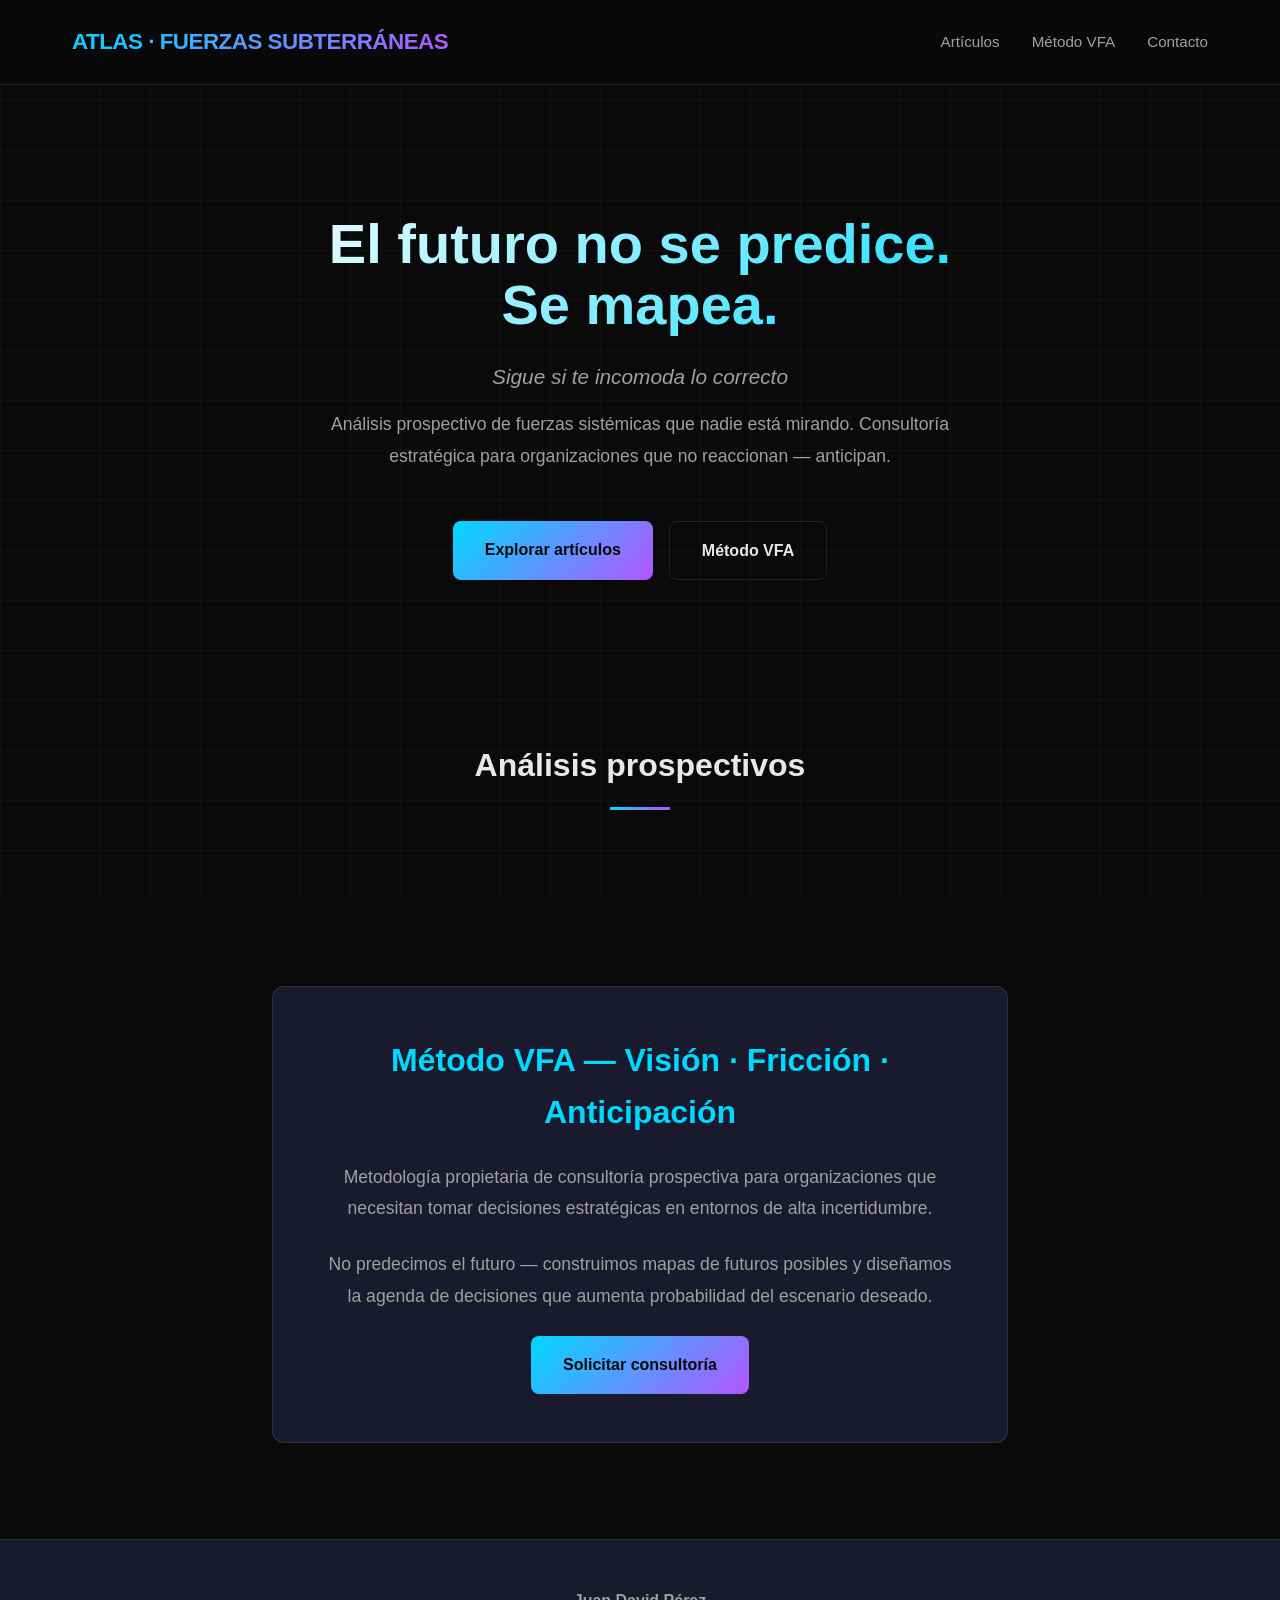
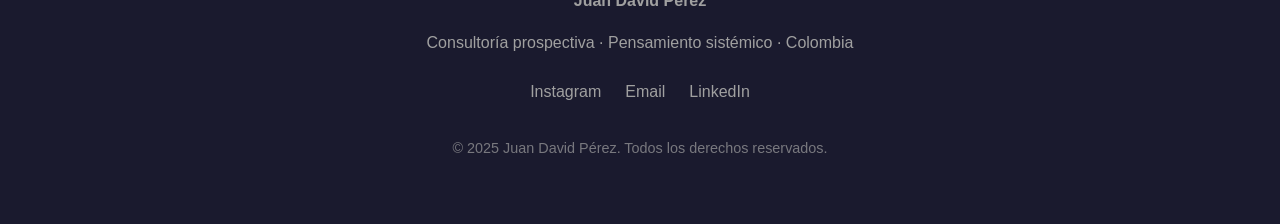
<file: index.html>
<!DOCTYPE html>
<html lang="es">
<head>
    <meta charset="UTF-8">
    <meta name="viewport" content="width=device-width, initial-scale=1.0">
    <title>Juan David Pérez — Atlas de Fuerzas Subterráneas</title>
    <meta name="description" content="Consultoría prospectiva, pensamiento sistémico y análisis de escenarios 2030-2050">
    <link rel="stylesheet" href="style.css">
</head>
<body>
    <header>
        <nav>
            <div class="logo">ATLAS · FUERZAS SUBTERRÁNEAS</div>
            <ul class="nav-links">
                <li><a href="#articulos">Artículos</a></li>
                <li><a href="#metodo-vfa">Método VFA</a></li>
                <li><a href="#contacto">Contacto</a></li>
            </ul>
        </nav>
    </header>

    <main>
        <section class="hero">
            <h1>El futuro no se predice.<br>Se mapea.</h1>
            <p class="tagline">Sigue si te incomoda lo correcto</p>
            <p class="description">
                Análisis prospectivo de fuerzas sistémicas que nadie está mirando. 
                Consultoría estratégica para organizaciones que no reaccionan — anticipan.
            </p>
            <div class="cta-buttons">
                <a href="#articulos" class="btn btn-primary">Explorar artículos</a>
                <a href="#metodo-vfa" class="btn btn-secondary">Método VFA</a>
            </div>
        </section>

        <section class="articles" id="articulos">
            <h2 class="section-title">Análisis prospectivos</h2>
            <div id="articles-container" class="articles-grid">
                <!-- Los artículos se cargan desde articles.js -->
            </div>
        </section>

        <section class="vfa-section" id="metodo-vfa">
            <div class="vfa-content">
                <h2>Método VFA — Visión · Fricción · Anticipación</h2>
                <p>
                    Metodología propietaria de consultoría prospectiva para organizaciones que necesitan 
                    tomar decisiones estratégicas en entornos de alta incertidumbre.
                </p>
                <p>
                    No predecimos el futuro — construimos mapas de futuros posibles y diseñamos 
                    la agenda de decisiones que aumenta probabilidad del escenario deseado.
                </p>
                <a href="mailto:contacto@tudominio.com" class="btn btn-primary">Solicitar consultoría</a>
            </div>
        </section>
    </main>

    <footer id="contacto">
        <div class="footer-content">
            <p><strong>Juan David Pérez</strong></p>
            <p>Consultoría prospectiva · Pensamiento sistémico · Colombia</p>
            <div class="social-links">
                <a href="https://instagram.com/wildcards.atlas" target="_blank">Instagram</a>
                <a href="mailto:contacto@tudominio.com">Email</a>
                <a href="#" target="_blank">LinkedIn</a>
            </div>
            <p style="margin-top: 2rem; font-size: 0.9rem; opacity: 0.7;">
                © 2025 Juan David Pérez. Todos los derechos reservados.
            </p>
        </div>
    </footer>

    <script src="articles.js"></script>
    <script src="main.js"></script>
</body>
</html>
</file>
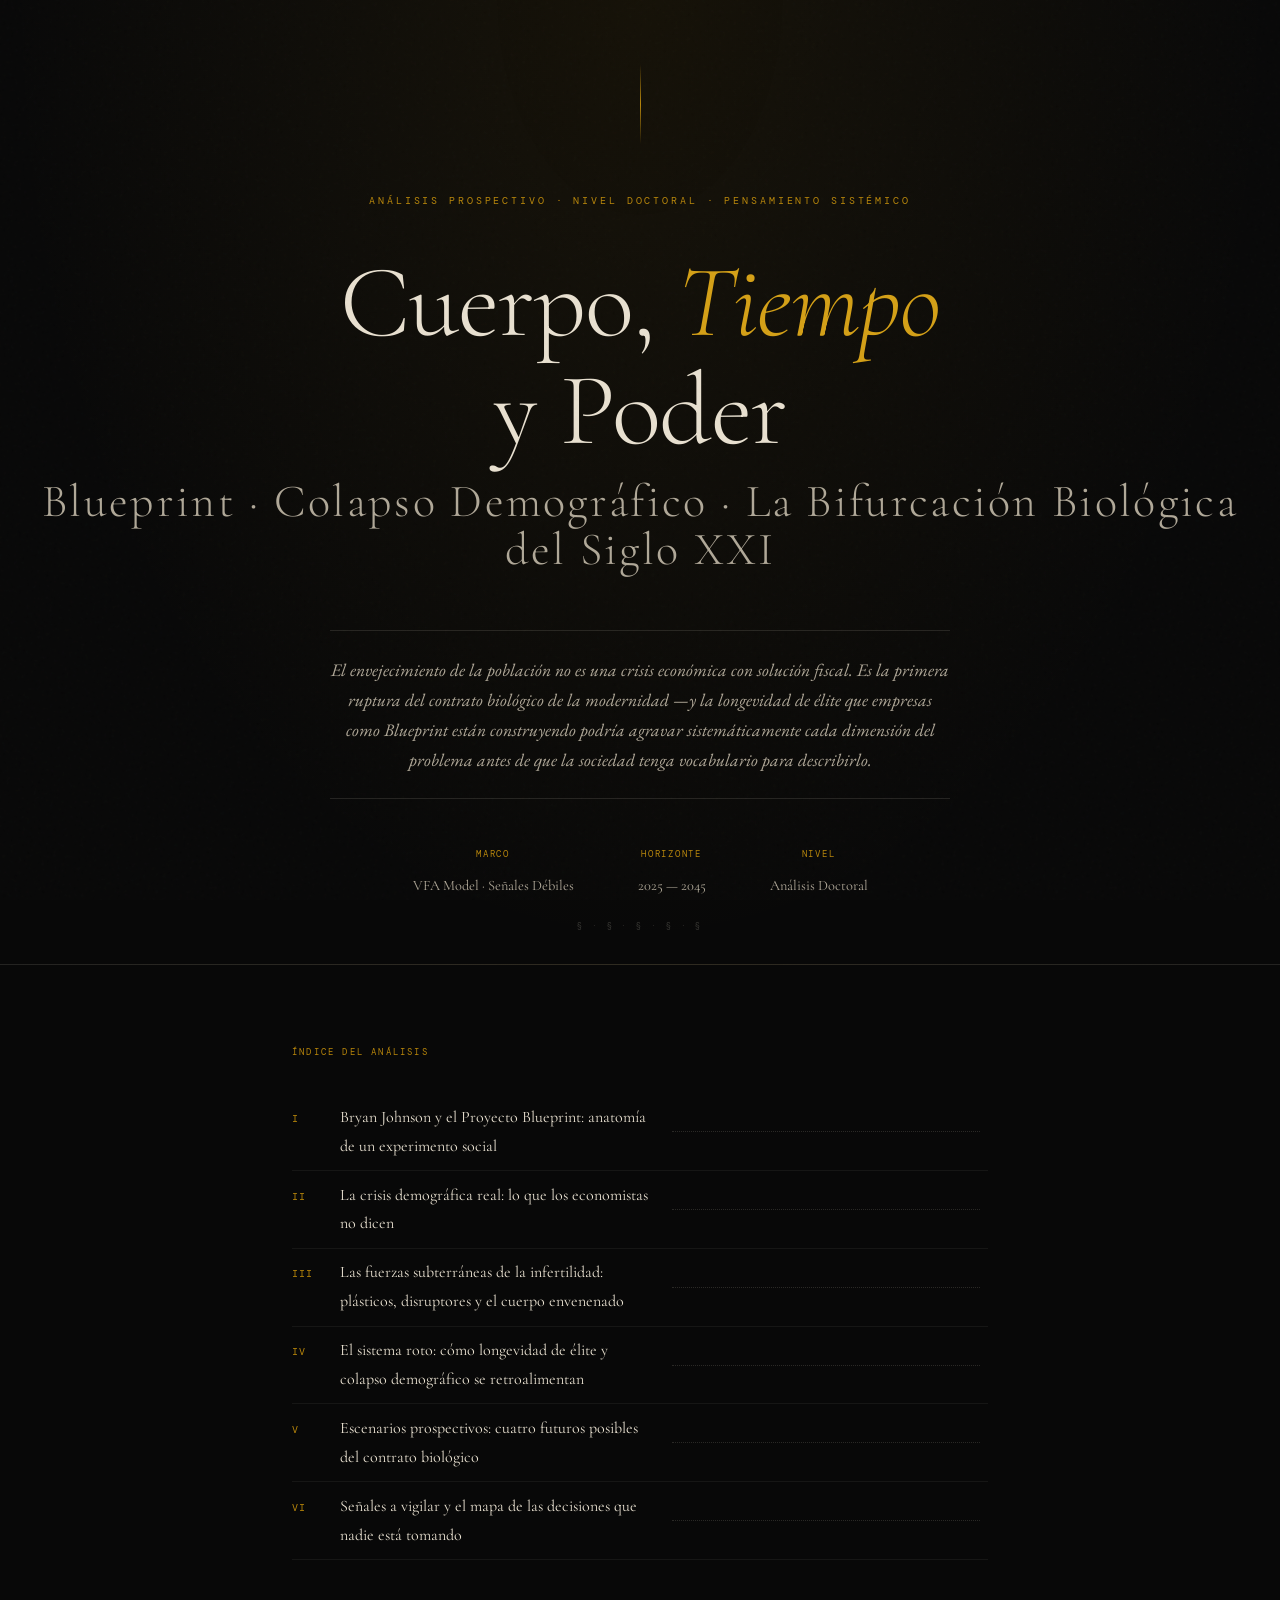
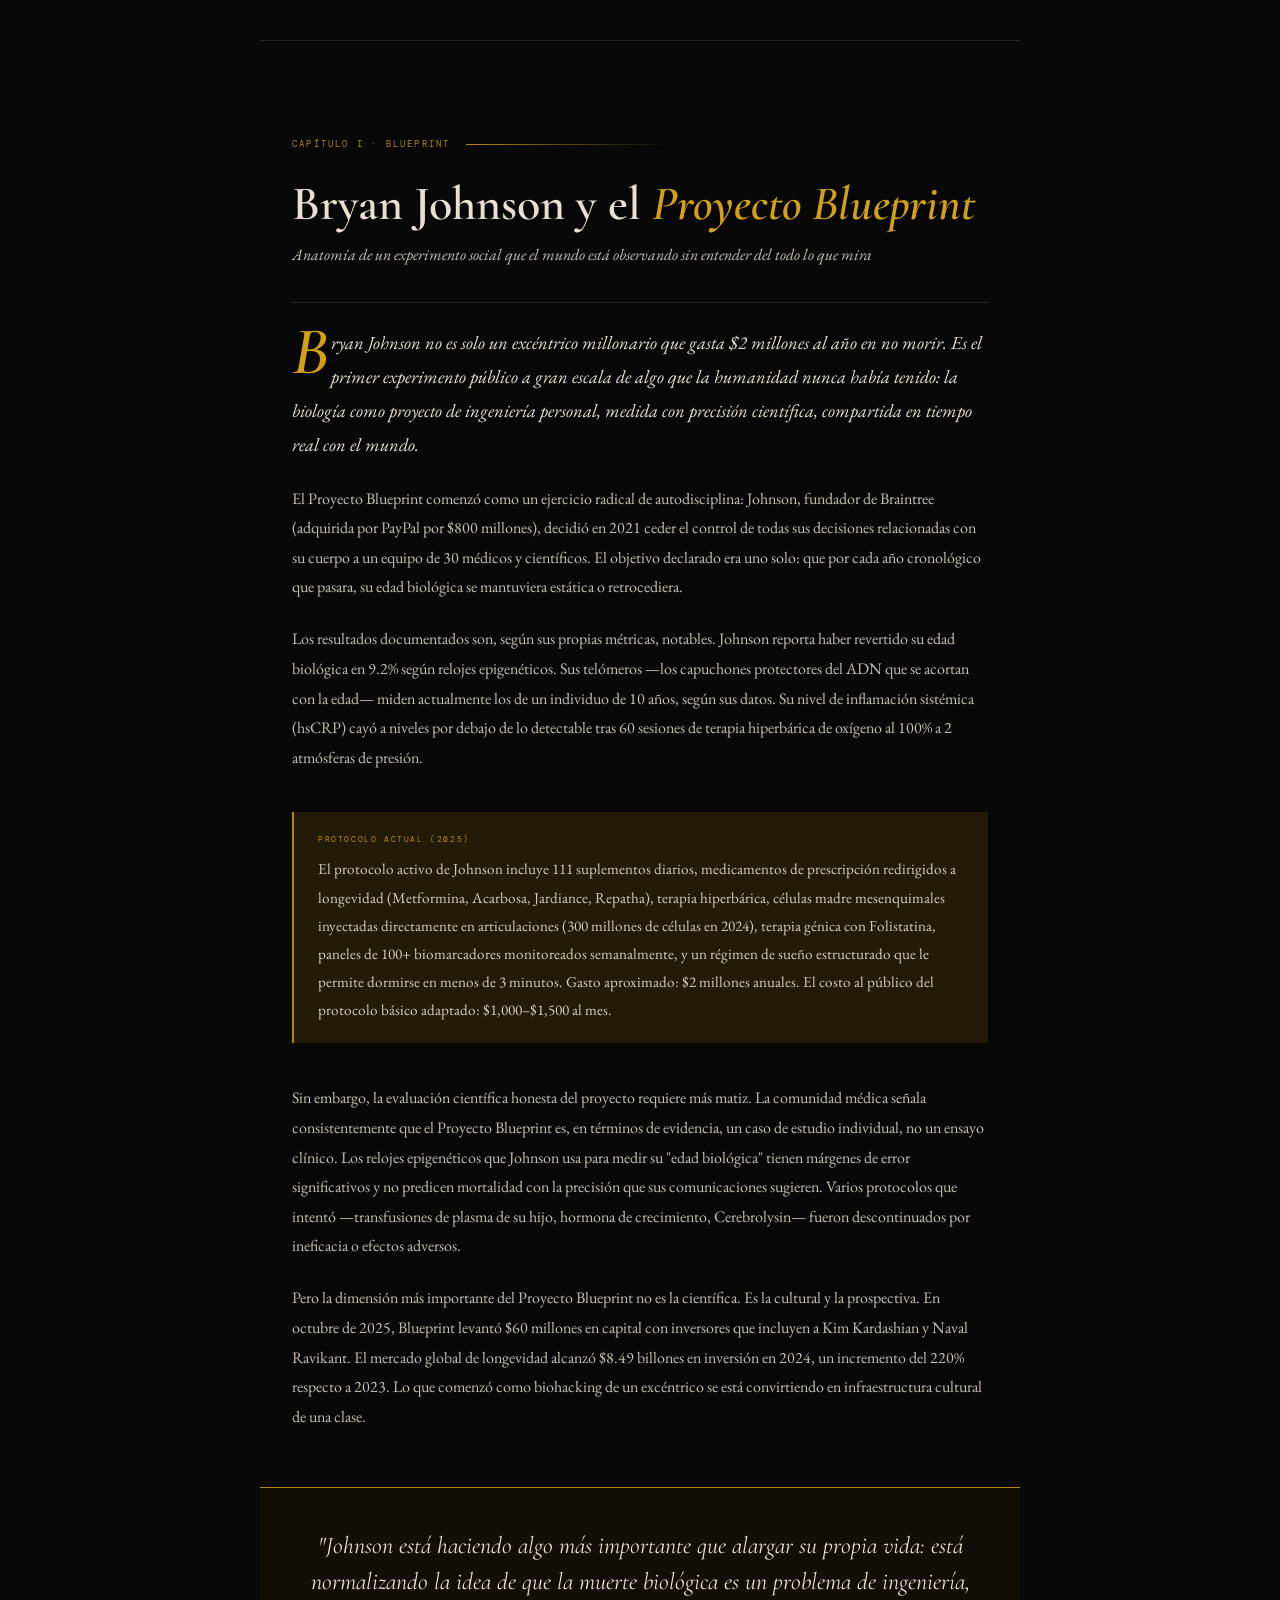
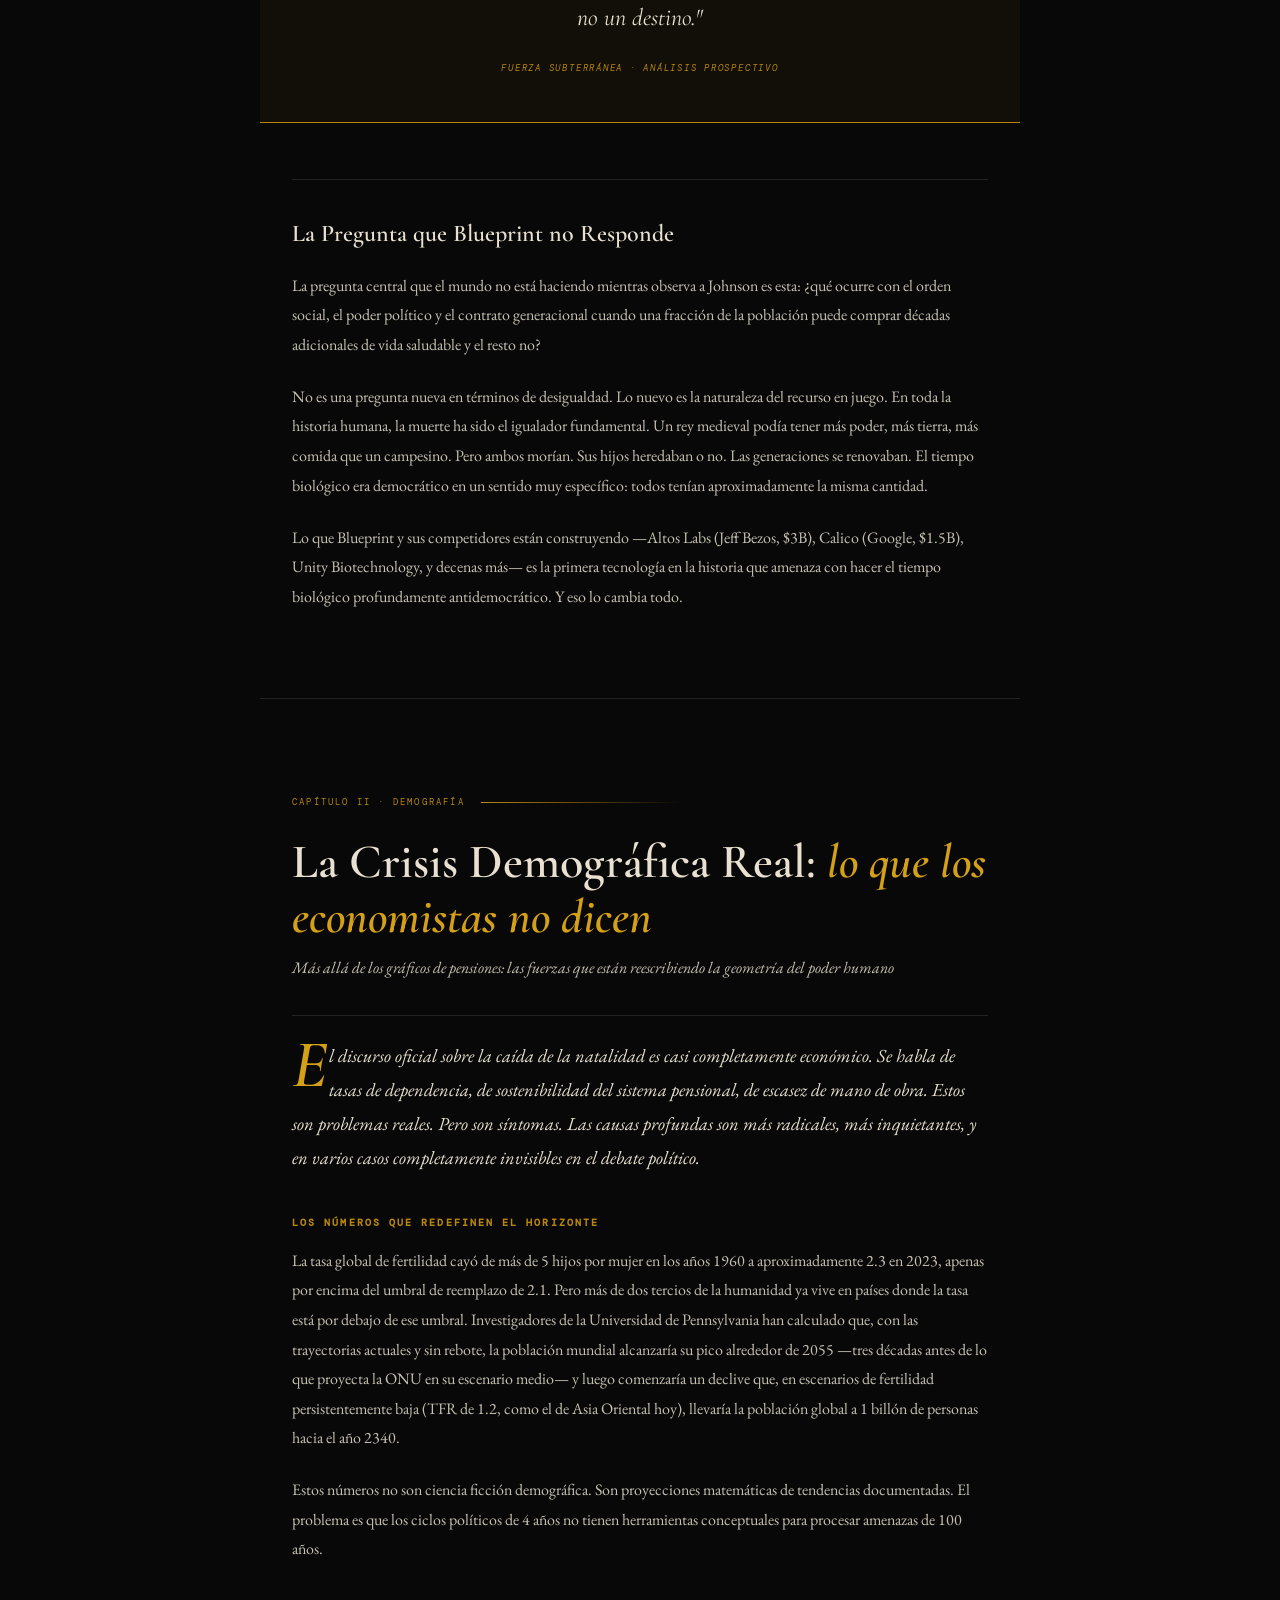
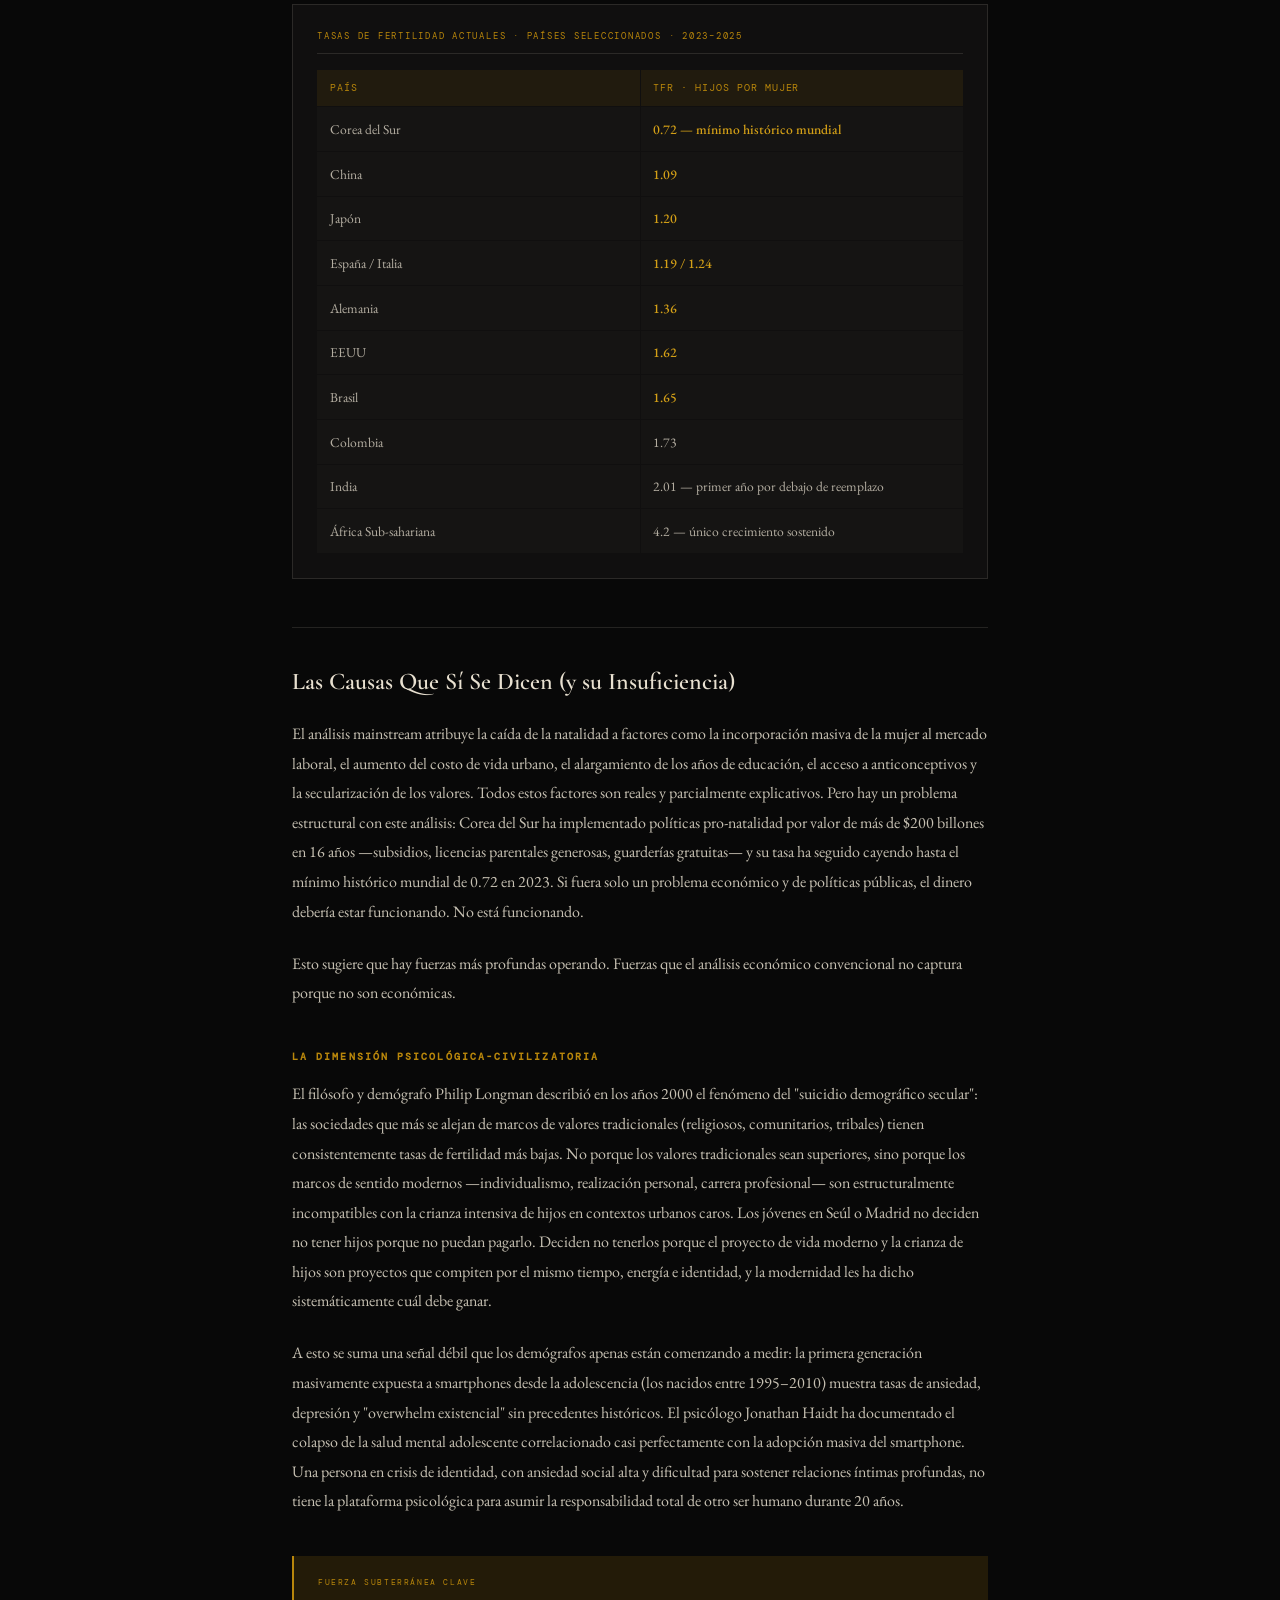
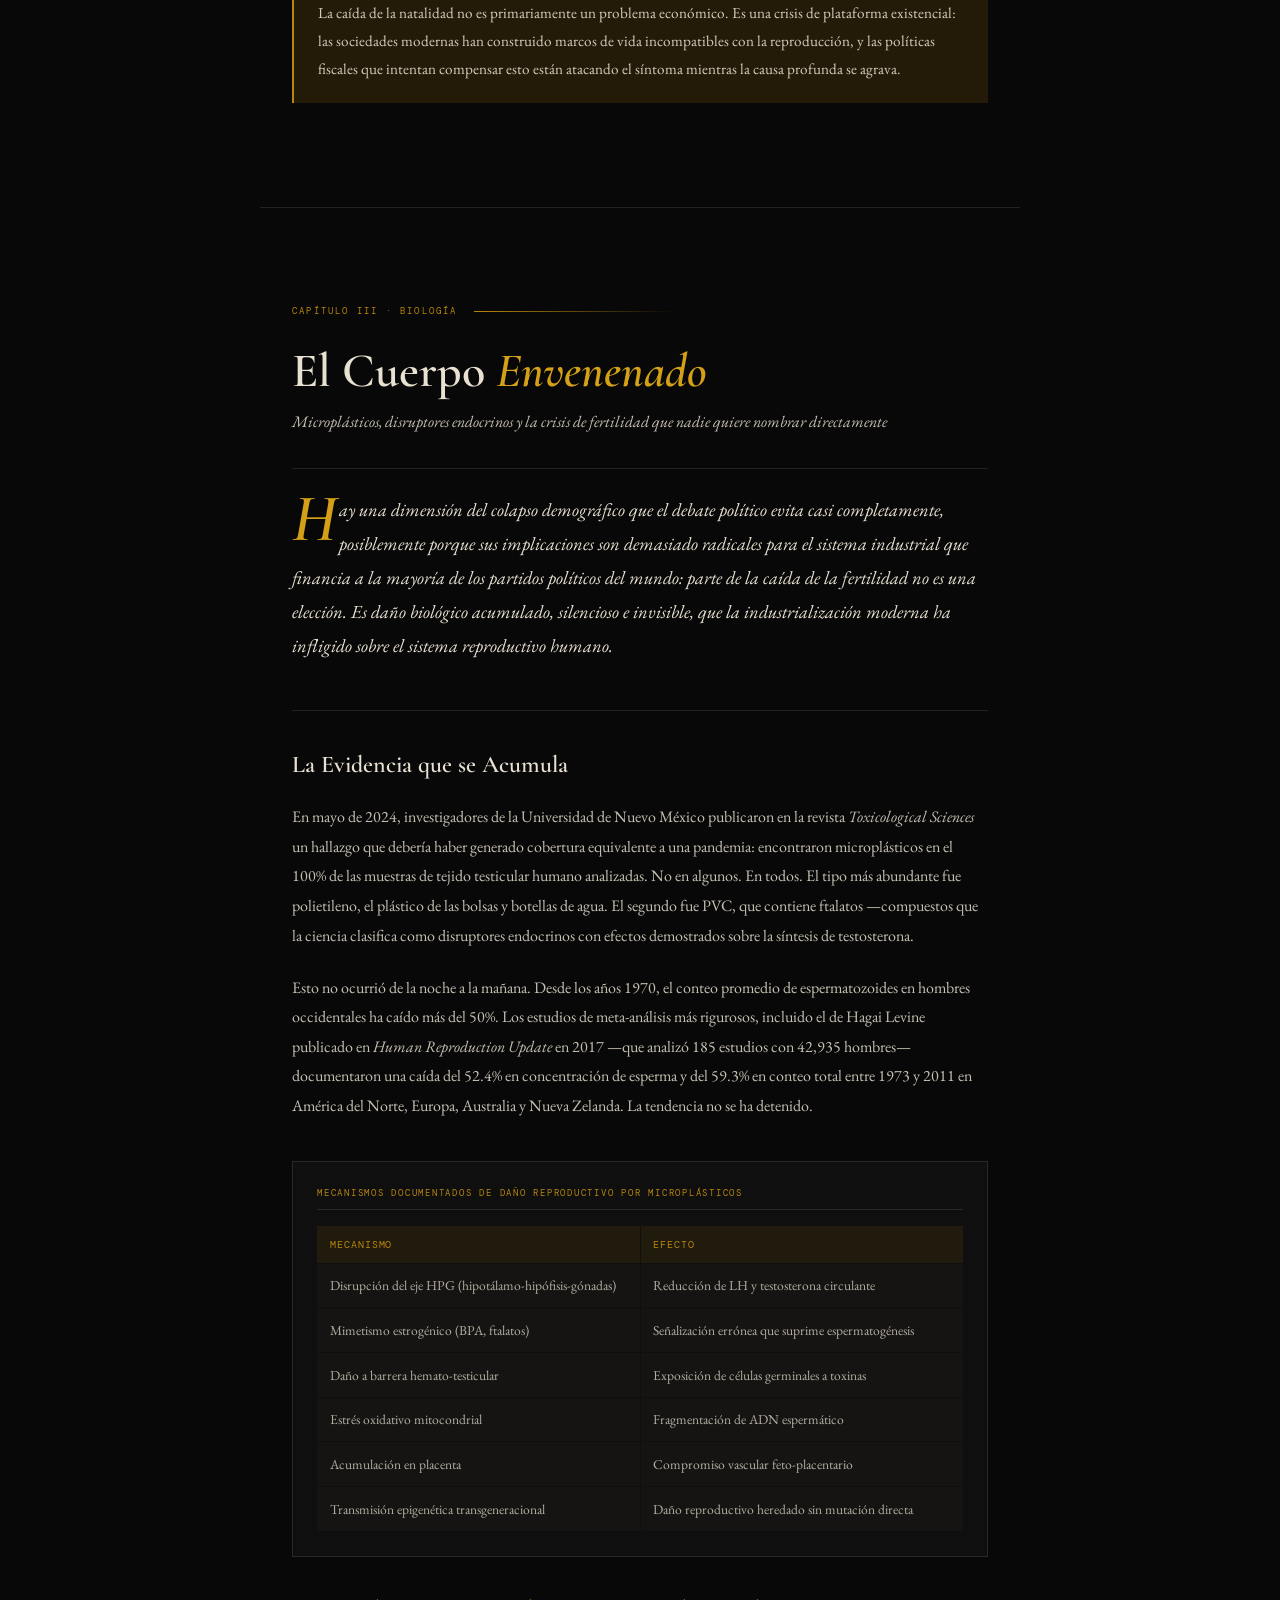
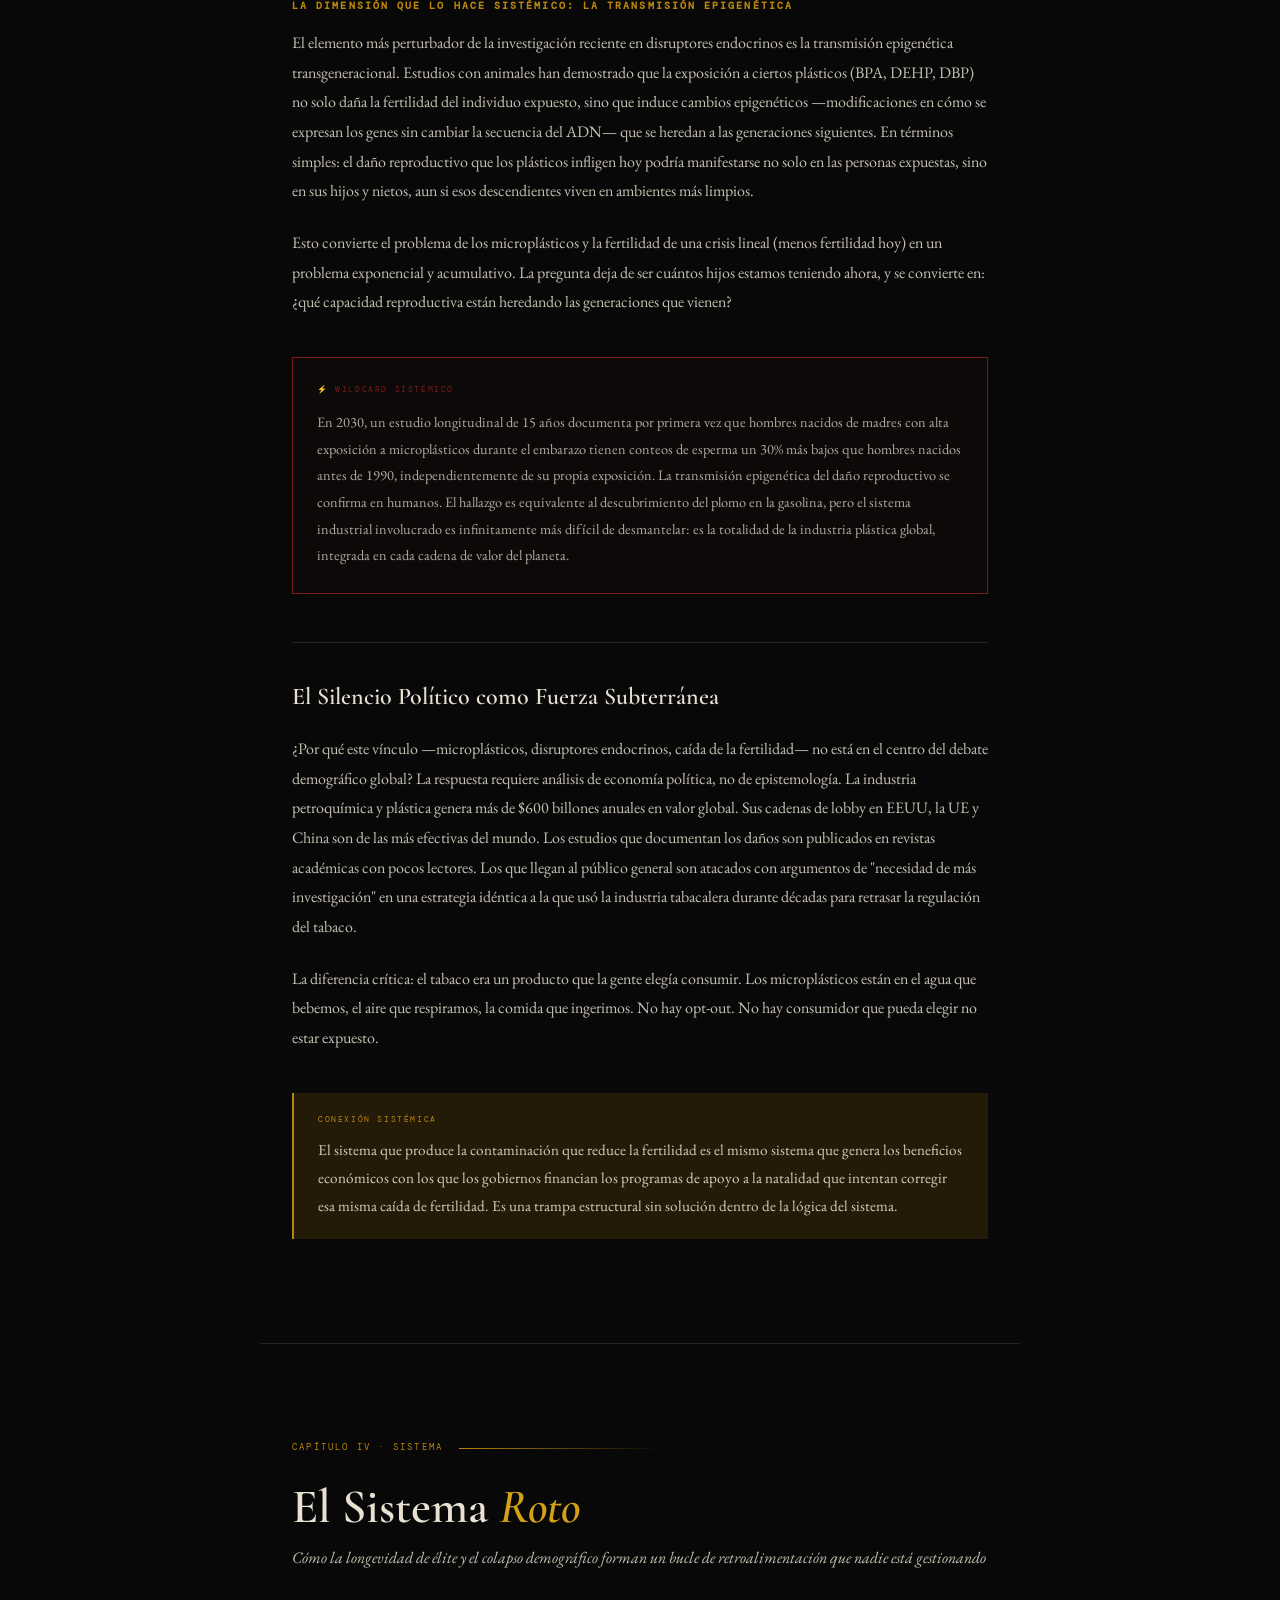
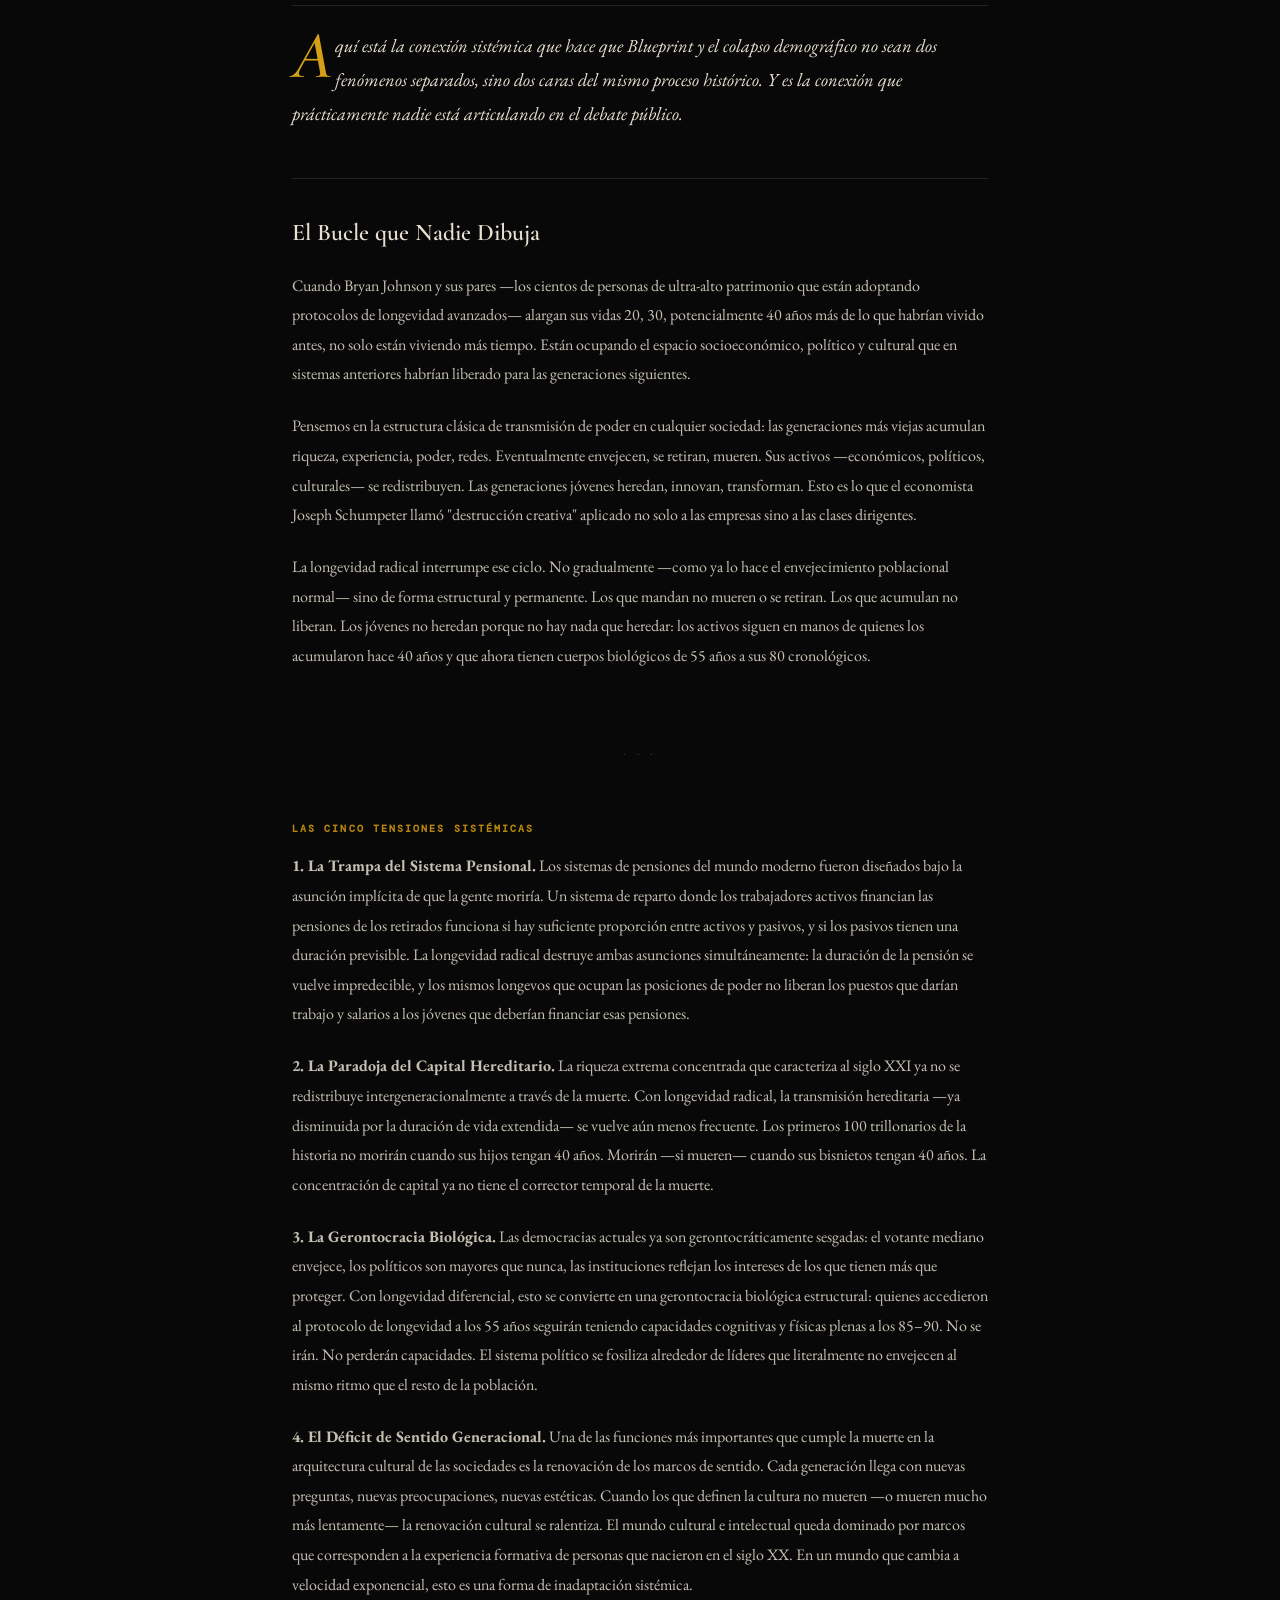
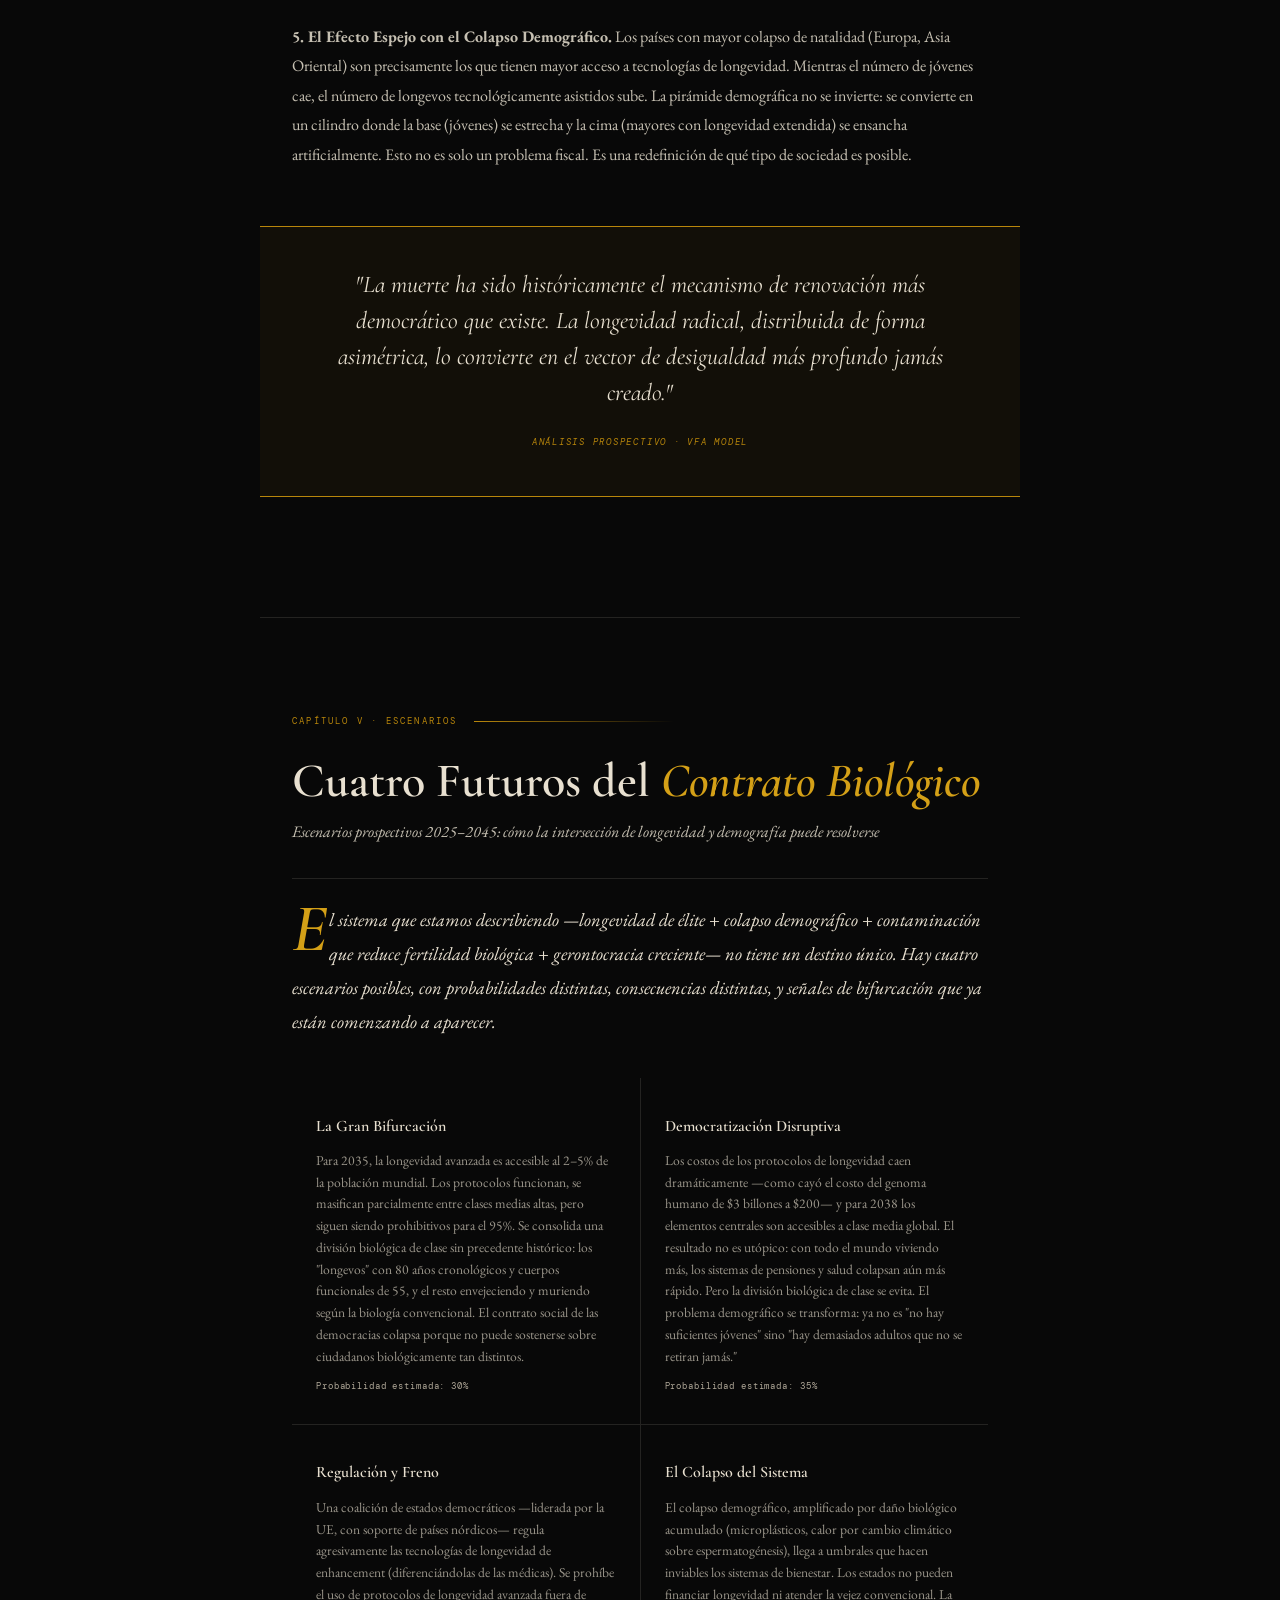
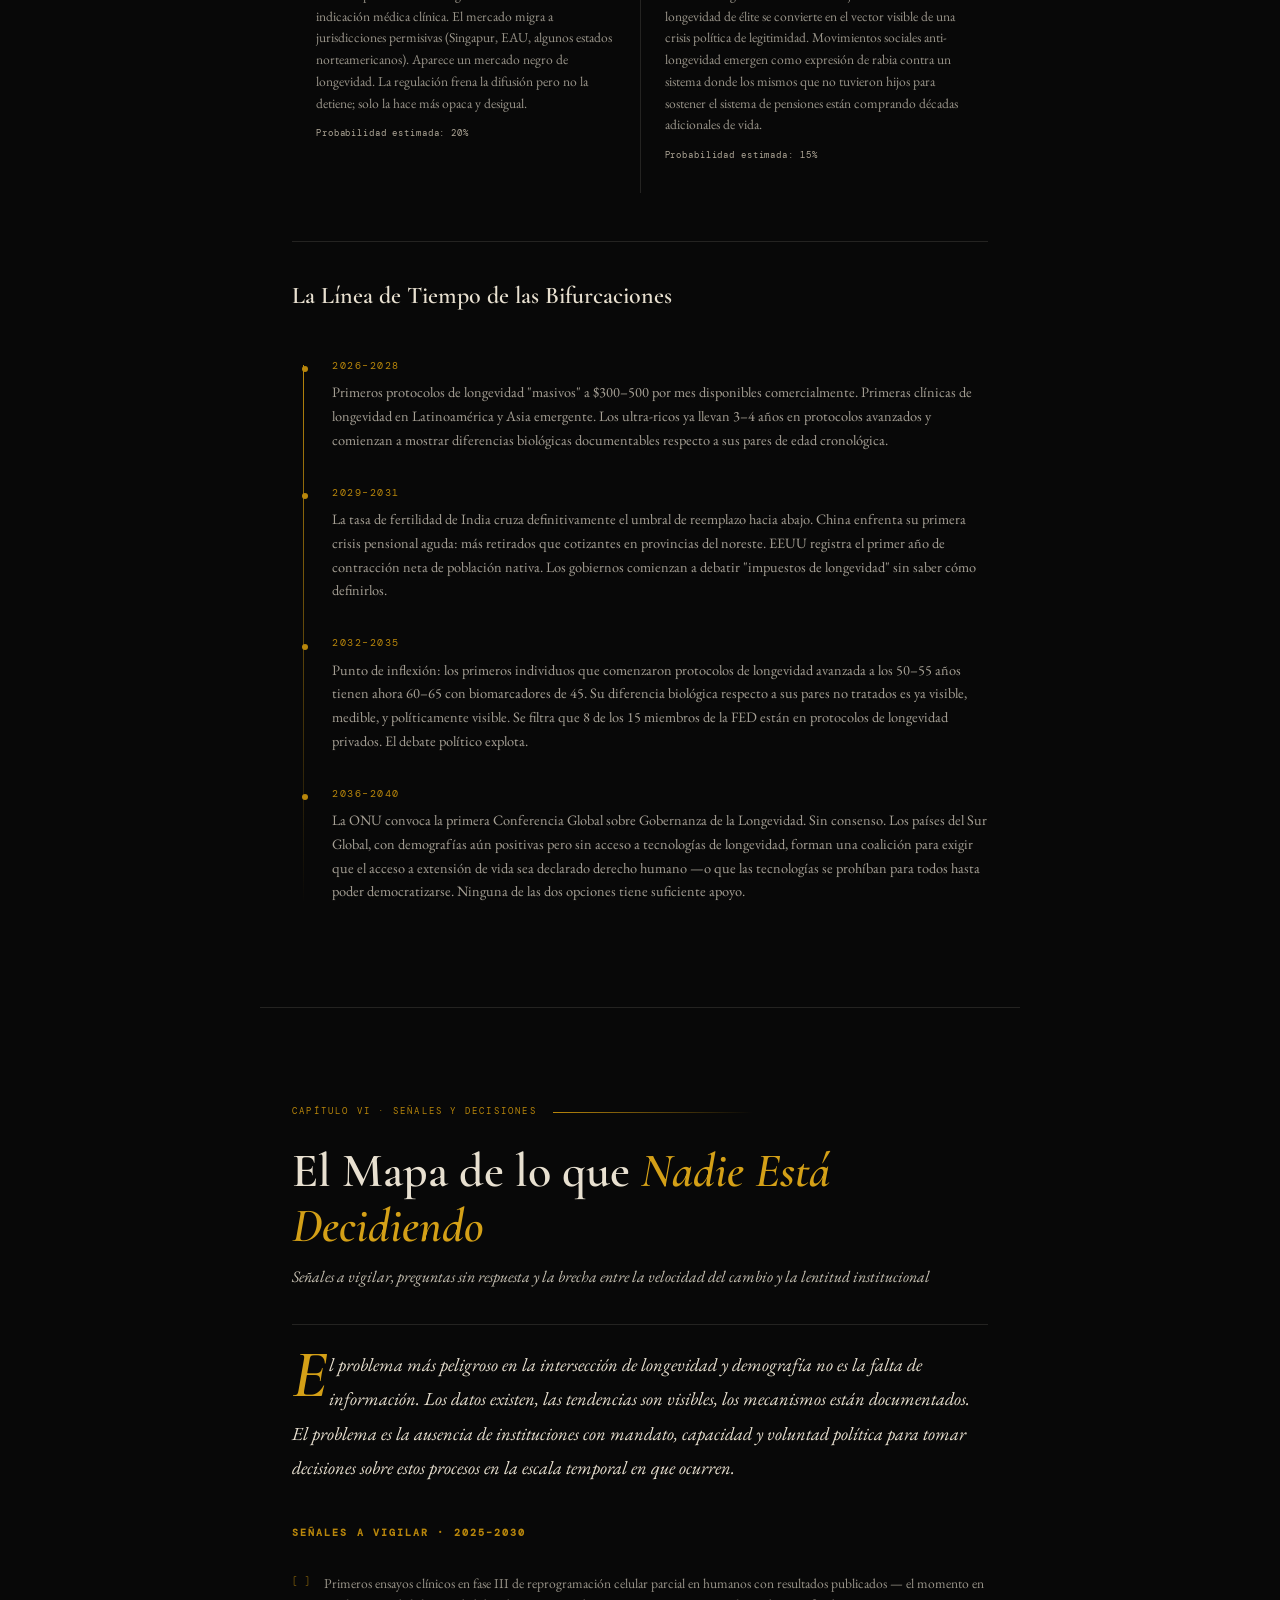
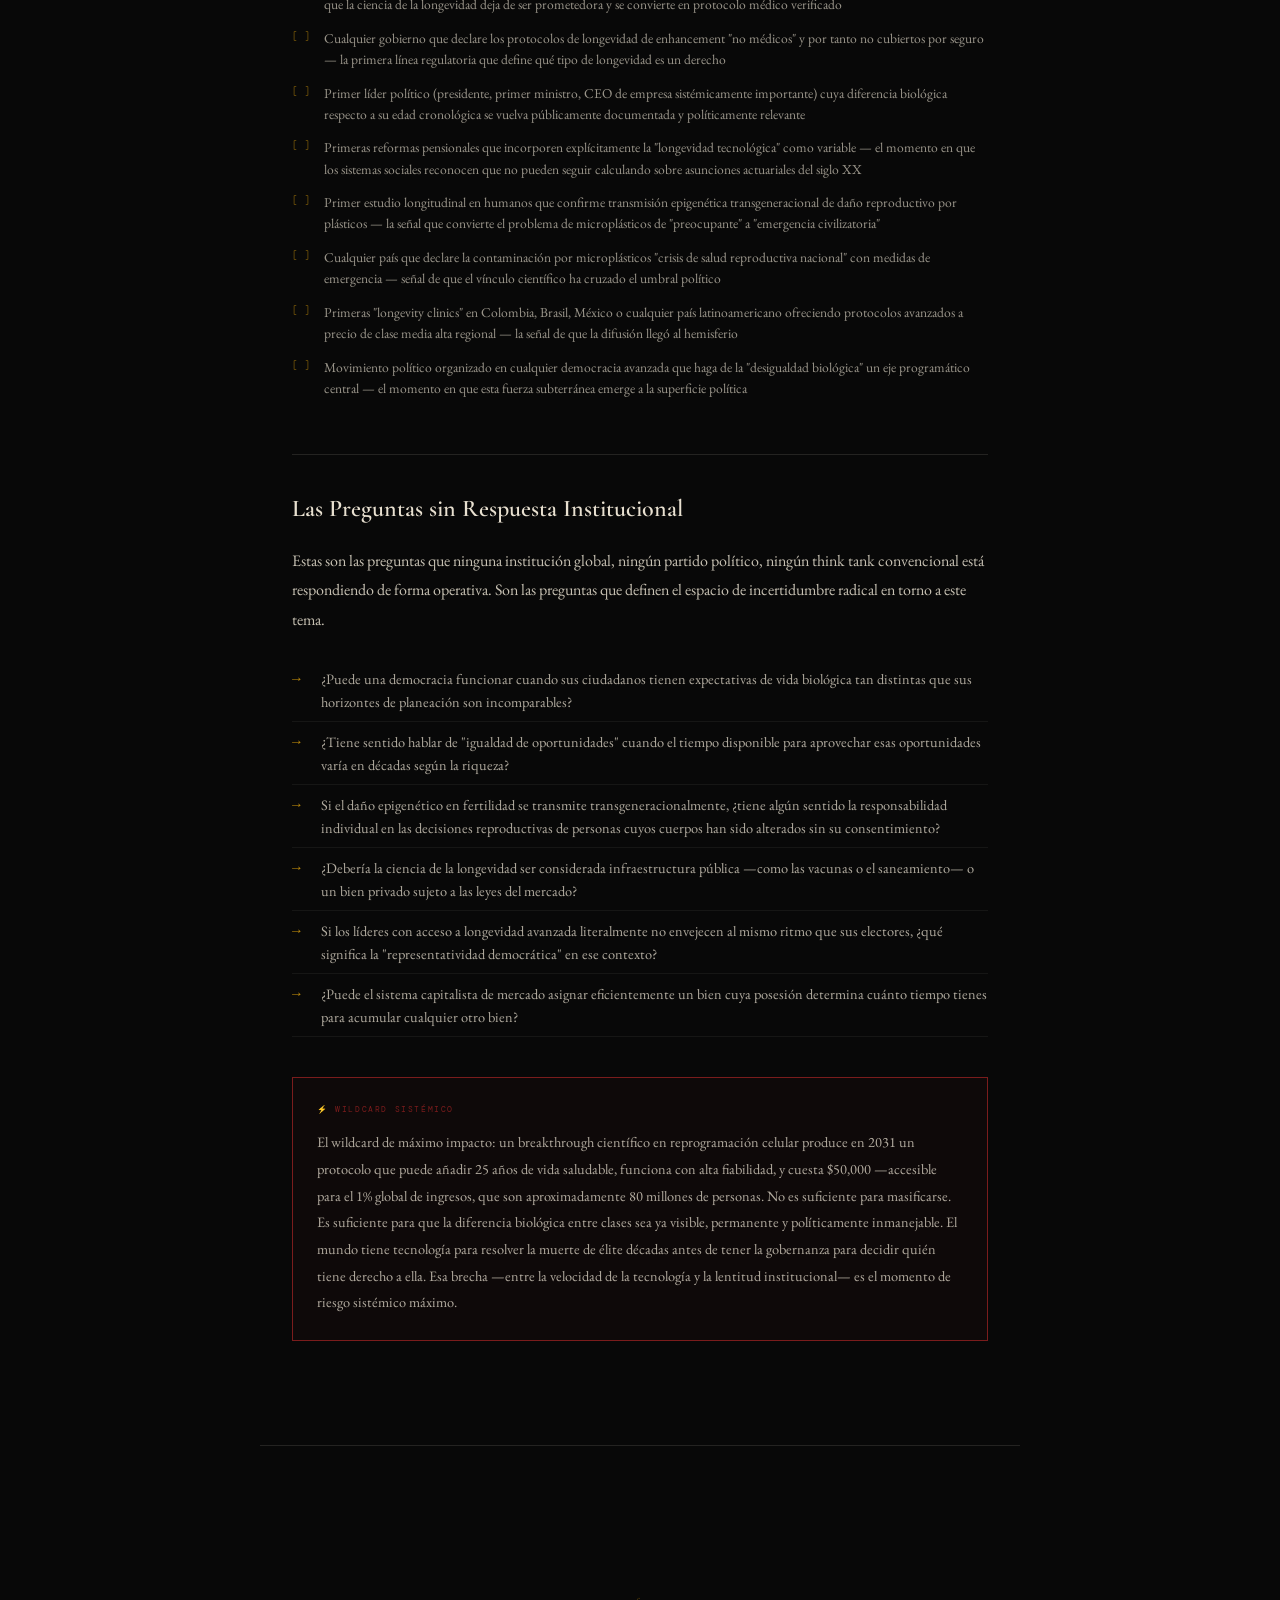
<file: blueprint_demografia_analisis.html>
<!DOCTYPE html>
<html lang="es">
<head>
<meta charset="UTF-8">
<meta name="viewport" content="width=device-width, initial-scale=1.0">
<title>CUERPO, TIEMPO Y PODER · Análisis Doctoral</title>
<style>
@import url('https://fonts.googleapis.com/css2?family=EB+Garamond:ital,wght@0,400;0,500;0,700;1,400;1,500&family=DM+Mono:wght@300;400;500&family=Cormorant+Garamond:ital,wght@0,300;0,600;0,700;1,300;1,600&display=swap');

:root {
  --void: #080808;
  --bone: #e8e0d0;
  --dim: #b0a898;
  --gold: #b8860b;
  --gold-bright: #d4a017;
  --blood: #7a1c1c;
  --mist: rgba(232,224,208,0.06);
  --cut: rgba(232,224,208,0.12);
  --glow: rgba(184,134,11,0.15);
}

*, *::before, *::after { box-sizing: border-box; margin: 0; padding: 0; }

html { scroll-behavior: smooth; }

body {
  background: var(--void);
  color: var(--bone);
  font-family: 'EB Garamond', Georgia, serif;
  font-size: 18px;
  line-height: 1.8;
  overflow-x: hidden;
}

/* GRAIN OVERLAY */
body::before {
  content: '';
  position: fixed;
  inset: 0;
  background-image: url("data:image/svg+xml,%3Csvg viewBox='0 0 256 256' xmlns='http://www.w3.org/2000/svg'%3E%3Cfilter id='noise'%3E%3CfeTurbulence type='fractalNoise' baseFrequency='0.9' numOctaves='4' stitchTiles='stitch'/%3E%3C/filter%3E%3Crect width='100%25' height='100%25' filter='url(%23noise)' opacity='0.04'/%3E%3C/svg%3E");
  pointer-events: none;
  z-index: 1000;
  opacity: 0.5;
}

/* COVER */
.cover {
  min-height: 100vh;
  display: flex;
  flex-direction: column;
  justify-content: center;
  align-items: center;
  text-align: center;
  padding: 4rem 2rem;
  position: relative;
  border-bottom: 1px solid var(--cut);
  background: radial-gradient(ellipse at center top, rgba(184,134,11,0.08) 0%, transparent 70%);
}

.cover-ornament {
  width: 1px;
  height: 80px;
  background: linear-gradient(to bottom, transparent, var(--gold), transparent);
  margin: 0 auto 3rem;
}

.cover-kicker {
  font-family: 'DM Mono', monospace;
  font-size: 0.6rem;
  letter-spacing: 0.3em;
  text-transform: uppercase;
  color: var(--gold);
  margin-bottom: 2.5rem;
}

.cover h1 {
  font-family: 'Cormorant Garamond', serif;
  font-size: clamp(2.8rem, 8vw, 6.5rem);
  font-weight: 300;
  line-height: 1.05;
  letter-spacing: -0.01em;
  color: var(--bone);
  margin-bottom: 0.5rem;
}

.cover h1 em {
  font-style: italic;
  color: var(--gold-bright);
}

.cover h1 .sub {
  display: block;
  font-size: 0.45em;
  font-weight: 300;
  letter-spacing: 0.05em;
  color: var(--dim);
  margin-top: 0.8rem;
  font-style: normal;
}

.cover-thesis {
  max-width: 620px;
  margin: 3rem auto 0;
  font-style: italic;
  font-size: 1.1rem;
  color: var(--dim);
  line-height: 1.7;
  border-top: 1px solid var(--cut);
  border-bottom: 1px solid var(--cut);
  padding: 1.5rem 0;
}

.cover-meta {
  display: flex;
  gap: 4rem;
  margin-top: 3rem;
  justify-content: center;
}

.cover-meta-item {
  text-align: center;
}

.cover-meta-item .label {
  font-family: 'DM Mono', monospace;
  font-size: 0.55rem;
  letter-spacing: 0.2em;
  text-transform: uppercase;
  color: var(--gold);
  display: block;
  margin-bottom: 0.3rem;
}

.cover-meta-item .value {
  font-family: 'Cormorant Garamond', serif;
  font-size: 0.9rem;
  color: var(--dim);
}

.cover-bottom-ornament {
  position: absolute;
  bottom: 2rem;
  left: 50%;
  transform: translateX(-50%);
  font-family: 'DM Mono', monospace;
  font-size: 0.5rem;
  letter-spacing: 0.3em;
  color: rgba(232,224,208,0.2);
  text-transform: uppercase;
  white-space: nowrap;
}

/* NAV */
.toc {
  max-width: 760px;
  margin: 0 auto;
  padding: 5rem 2rem;
  border-bottom: 1px solid var(--cut);
}

.toc-label {
  font-family: 'DM Mono', monospace;
  font-size: 0.55rem;
  letter-spacing: 0.25em;
  text-transform: uppercase;
  color: var(--gold);
  margin-bottom: 2rem;
}

.toc-item {
  display: flex;
  align-items: baseline;
  gap: 1rem;
  padding: 0.6rem 0;
  border-bottom: 1px solid var(--mist);
  text-decoration: none;
  color: var(--bone);
  transition: color 0.2s;
}

.toc-item:hover { color: var(--gold-bright); }

.toc-num {
  font-family: 'DM Mono', monospace;
  font-size: 0.6rem;
  color: var(--gold);
  min-width: 2rem;
  letter-spacing: 0.1em;
}

.toc-title {
  font-family: 'Cormorant Garamond', serif;
  font-size: 1rem;
  flex: 1;
}

.toc-dots {
  flex: 1;
  border-bottom: 1px dotted rgba(232,224,208,0.15);
  height: 1px;
  margin: 0 0.5rem;
  align-self: center;
}

/* MAIN CONTENT */
.chapter {
  max-width: 760px;
  margin: 0 auto;
  padding: 6rem 2rem 4rem;
  border-bottom: 1px solid var(--cut);
  position: relative;
}

.chapter-eyebrow {
  font-family: 'DM Mono', monospace;
  font-size: 0.55rem;
  letter-spacing: 0.25em;
  text-transform: uppercase;
  color: var(--gold);
  margin-bottom: 1.5rem;
  display: flex;
  align-items: center;
  gap: 1rem;
}

.chapter-eyebrow::after {
  content: '';
  flex: 1;
  height: 1px;
  background: linear-gradient(to right, var(--gold), transparent);
  max-width: 200px;
}

.chapter h2 {
  font-family: 'Cormorant Garamond', serif;
  font-size: clamp(1.8rem, 4vw, 3rem);
  font-weight: 600;
  line-height: 1.15;
  margin-bottom: 0.5rem;
  color: var(--bone);
}

.chapter h2 em { color: var(--gold-bright); font-style: italic; }

.chapter-subtitle {
  font-style: italic;
  color: var(--dim);
  font-size: 1rem;
  margin-bottom: 3rem;
  padding-bottom: 2rem;
  border-bottom: 1px solid var(--cut);
}

.chapter p {
  margin-bottom: 1.4rem;
  font-size: 1rem;
  color: rgba(232,224,208,0.85);
  line-height: 1.85;
}

.chapter p.lead {
  font-size: 1.15rem;
  color: var(--bone);
  font-style: italic;
}

.chapter p.lead::first-letter {
  font-family: 'Cormorant Garamond', serif;
  font-size: 4.2rem;
  font-weight: 600;
  float: left;
  line-height: 0.75;
  margin: 0.15rem 0.1rem 0 0;
  color: var(--gold-bright);
}

/* SECTION HEADERS dentro de capítulo */
.chapter h3 {
  font-family: 'Cormorant Garamond', serif;
  font-size: 1.5rem;
  font-weight: 600;
  color: var(--bone);
  margin: 3rem 0 1rem;
  padding-top: 2rem;
  border-top: 1px solid var(--cut);
}

.chapter h4 {
  font-family: 'DM Mono', monospace;
  font-size: 0.65rem;
  letter-spacing: 0.2em;
  text-transform: uppercase;
  color: var(--gold);
  margin: 2.5rem 0 0.8rem;
}

/* CALLOUT BOXES */
.callout {
  border-left: 2px solid var(--gold);
  padding: 1.2rem 1.5rem;
  margin: 2.5rem 0;
  background: var(--glow);
  position: relative;
}

.callout::before {
  content: attr(data-label);
  font-family: 'DM Mono', monospace;
  font-size: 0.5rem;
  letter-spacing: 0.2em;
  text-transform: uppercase;
  color: var(--gold);
  display: block;
  margin-bottom: 0.6rem;
}

.callout p {
  margin-bottom: 0 !important;
  font-size: 0.95rem !important;
  color: rgba(232,224,208,0.9) !important;
}

/* DATA BOX */
.data-box {
  background: rgba(232,224,208,0.03);
  border: 1px solid var(--cut);
  padding: 1.5rem;
  margin: 2.5rem 0;
}

.data-box-label {
  font-family: 'DM Mono', monospace;
  font-size: 0.55rem;
  letter-spacing: 0.2em;
  text-transform: uppercase;
  color: var(--gold);
  margin-bottom: 1rem;
  padding-bottom: 0.5rem;
  border-bottom: 1px solid var(--cut);
}

.data-row {
  display: grid;
  grid-template-columns: 1fr 1fr;
  gap: 1px;
  margin-bottom: 1px;
}

.data-cell {
  padding: 0.6rem 0.8rem;
  background: rgba(232,224,208,0.02);
  font-size: 0.85rem;
  color: rgba(232,224,208,0.75);
}

.data-cell.header {
  background: rgba(184,134,11,0.1);
  color: var(--gold);
  font-family: 'DM Mono', monospace;
  font-size: 0.6rem;
  letter-spacing: 0.1em;
  text-transform: uppercase;
}

.data-cell.accent {
  color: var(--gold-bright);
  font-weight: 500;
}

/* PULL QUOTE */
.pull-quote {
  margin: 3.5rem -2rem;
  padding: 2.5rem 3rem;
  background: rgba(184,134,11,0.05);
  border-top: 1px solid var(--gold);
  border-bottom: 1px solid var(--gold);
  text-align: center;
}

.pull-quote p {
  font-family: 'Cormorant Garamond', serif;
  font-size: 1.5rem !important;
  font-style: italic;
  color: var(--bone) !important;
  line-height: 1.5;
  margin-bottom: 0.8rem !important;
}

.pull-quote cite {
  font-family: 'DM Mono', monospace;
  font-size: 0.55rem;
  letter-spacing: 0.2em;
  color: var(--gold);
  text-transform: uppercase;
}

/* SCENARIO GRID */
.scenario-grid {
  display: grid;
  grid-template-columns: 1fr 1fr;
  gap: 1px;
  margin: 2.5rem 0;
  background: var(--cut);
}

@media(max-width:600px){ .scenario-grid { grid-template-columns: 1fr; } }

.scenario-cell {
  background: var(--void);
  padding: 1.5rem;
  position: relative;
}

.scenario-cell::before {
  content: attr(data-label);
  font-family: 'DM Mono', monospace;
  font-size: 0.5rem;
  letter-spacing: 0.2em;
  text-transform: uppercase;
  display: block;
  margin-bottom: 0.6rem;
}

.scenario-cell.s-a::before { color: #4a8faa; }
.scenario-cell.s-b::before { color: #6a9e4a; }
.scenario-cell.s-c::before { color: var(--blood); }
.scenario-cell.s-d::before { color: #8a5ca0; }

.scenario-cell h5 {
  font-family: 'Cormorant Garamond', serif;
  font-size: 1rem;
  font-weight: 600;
  margin-bottom: 0.6rem;
  color: var(--bone);
}

.scenario-cell p {
  font-size: 0.85rem !important;
  color: rgba(232,224,208,0.65) !important;
  line-height: 1.6;
  margin-bottom: 0 !important;
}

.prob {
  display: inline-block;
  font-family: 'DM Mono', monospace;
  font-size: 0.55rem;
  color: var(--dim);
  margin-top: 0.6rem;
  letter-spacing: 0.1em;
}

/* TIMELINE */
.timeline {
  margin: 2.5rem 0;
  position: relative;
  padding-left: 2.5rem;
}

.timeline::before {
  content: '';
  position: absolute;
  left: 0.7rem;
  top: 0.5rem;
  bottom: 0;
  width: 1px;
  background: linear-gradient(to bottom, var(--gold), transparent);
}

.tl-item {
  margin-bottom: 2rem;
  position: relative;
}

.tl-item::before {
  content: '';
  position: absolute;
  left: -1.9rem;
  top: 0.6rem;
  width: 6px;
  height: 6px;
  background: var(--gold);
  border-radius: 50%;
}

.tl-year {
  font-family: 'DM Mono', monospace;
  font-size: 0.65rem;
  color: var(--gold);
  letter-spacing: 0.15em;
  margin-bottom: 0.3rem;
}

.tl-item p {
  font-size: 0.9rem !important;
  color: rgba(232,224,208,0.7) !important;
  line-height: 1.65 !important;
  margin-bottom: 0 !important;
}

/* WILDCARD */
.wildcard {
  border: 1px solid var(--blood);
  padding: 1.5rem;
  margin: 2.5rem 0;
  position: relative;
  background: rgba(122,28,28,0.05);
}

.wildcard::before {
  content: '⚡ WILDCARD SISTÉMICO';
  font-family: 'DM Mono', monospace;
  font-size: 0.5rem;
  letter-spacing: 0.2em;
  color: var(--blood);
  display: block;
  margin-bottom: 0.8rem;
}

.wildcard p {
  font-size: 0.9rem !important;
  color: rgba(232,224,208,0.75) !important;
  margin-bottom: 0 !important;
}

/* FOOTNOTE STYLE NUMBERS */
.fn {
  vertical-align: super;
  font-size: 0.6em;
  font-family: 'DM Mono', monospace;
  color: var(--gold);
  margin-left: 1px;
}

/* DIVIDER */
.ornament-divider {
  text-align: center;
  padding: 3rem 0 1rem;
  color: var(--gold);
  font-size: 0.8rem;
  letter-spacing: 0.3em;
  opacity: 0.4;
}

/* SIGNAL LIST */
.signal-list {
  list-style: none;
  margin: 1.5rem 0;
}

.signal-list li {
  padding: 0.5rem 0 0.5rem 1.8rem;
  position: relative;
  font-size: 0.9rem;
  color: rgba(232,224,208,0.75);
  border-bottom: 1px solid var(--mist);
  line-height: 1.6;
}

.signal-list li::before {
  content: '→';
  position: absolute;
  left: 0;
  color: var(--gold);
  font-family: 'DM Mono', monospace;
}

/* VIGIL LIST */
.vigil-list {
  list-style: none;
  margin: 1.5rem 0;
}

.vigil-list li {
  padding: 0.4rem 0 0.4rem 2rem;
  position: relative;
  font-size: 0.85rem;
  color: rgba(232,224,208,0.65);
  line-height: 1.55;
}

.vigil-list li::before {
  content: '[ ]';
  position: absolute;
  left: 0;
  font-family: 'DM Mono', monospace;
  font-size: 0.65rem;
  color: var(--gold);
  opacity: 0.6;
}

/* CONCLUSION */
.conclusion {
  max-width: 760px;
  margin: 0 auto;
  padding: 6rem 2rem 8rem;
}

.conclusion h2 {
  font-family: 'Cormorant Garamond', serif;
  font-size: 2.5rem;
  font-weight: 300;
  font-style: italic;
  color: var(--bone);
  margin-bottom: 3rem;
  text-align: center;
}

/* FOOTER */
footer {
  border-top: 1px solid var(--cut);
  padding: 3rem 2rem;
  text-align: center;
  background: rgba(232,224,208,0.01);
}

footer p {
  font-family: 'DM Mono', monospace;
  font-size: 0.55rem;
  letter-spacing: 0.15em;
  text-transform: uppercase;
  color: rgba(232,224,208,0.2);
  line-height: 2;
}

.footer-mark {
  font-family: 'Cormorant Garamond', serif;
  font-size: 1.5rem;
  font-style: italic;
  color: var(--gold);
  display: block;
  margin-bottom: 1rem;
}

@media(max-width:640px){
  .cover-meta { flex-direction: column; gap: 1.5rem; }
  .pull-quote { margin: 3rem 0; }
  .chapter h2 { font-size: 1.8rem; }
}
</style>
</head>
<body>

<!-- ===== PORTADA ===== -->
<header class="cover">
  <div class="cover-ornament"></div>
  <div class="cover-kicker">Análisis Prospectivo · Nivel Doctoral · Pensamiento Sistémico</div>
  <h1>
    Cuerpo, <em>Tiempo</em><br>y Poder
    <span class="sub">Blueprint · Colapso Demográfico · La Bifurcación Biológica del Siglo XXI</span>
  </h1>
  <p class="cover-thesis">
    El envejecimiento de la población no es una crisis económica con solución fiscal. Es la primera ruptura del contrato biológico de la modernidad —y la longevidad de élite que empresas como Blueprint están construyendo podría agravar sistemáticamente cada dimensión del problema antes de que la sociedad tenga vocabulario para describirlo.
  </p>
  <div class="cover-meta">
    <div class="cover-meta-item">
      <span class="label">Marco</span>
      <span class="value">VFA Model · Señales Débiles</span>
    </div>
    <div class="cover-meta-item">
      <span class="label">Horizonte</span>
      <span class="value">2025 — 2045</span>
    </div>
    <div class="cover-meta-item">
      <span class="label">Nivel</span>
      <span class="value">Análisis Doctoral</span>
    </div>
  </div>
  <div class="cover-bottom-ornament">§ · § · § · § · §</div>
</header>

<!-- ===== TABLA DE CONTENIDOS ===== -->
<nav class="toc">
  <div class="toc-label">Índice del Análisis</div>

  <a href="#cap1" class="toc-item">
    <span class="toc-num">I</span>
    <span class="toc-title">Bryan Johnson y el Proyecto Blueprint: anatomía de un experimento social</span>
    <span class="toc-dots"></span>
  </a>
  <a href="#cap2" class="toc-item">
    <span class="toc-num">II</span>
    <span class="toc-title">La crisis demográfica real: lo que los economistas no dicen</span>
    <span class="toc-dots"></span>
  </a>
  <a href="#cap3" class="toc-item">
    <span class="toc-num">III</span>
    <span class="toc-title">Las fuerzas subterráneas de la infertilidad: plásticos, disruptores y el cuerpo envenenado</span>
    <span class="toc-dots"></span>
  </a>
  <a href="#cap4" class="toc-item">
    <span class="toc-num">IV</span>
    <span class="toc-title">El sistema roto: cómo longevidad de élite y colapso demográfico se retroalimentan</span>
    <span class="toc-dots"></span>
  </a>
  <a href="#cap5" class="toc-item">
    <span class="toc-num">V</span>
    <span class="toc-title">Escenarios prospectivos: cuatro futuros posibles del contrato biológico</span>
    <span class="toc-dots"></span>
  </a>
  <a href="#cap6" class="toc-item">
    <span class="toc-num">VI</span>
    <span class="toc-title">Señales a vigilar y el mapa de las decisiones que nadie está tomando</span>
    <span class="toc-dots"></span>
  </a>
</nav>

<!-- ===== CAPÍTULO I ===== -->
<article class="chapter" id="cap1">
  <div class="chapter-eyebrow">Capítulo I · Blueprint</div>
  <h2>Bryan Johnson y el <em>Proyecto Blueprint</em></h2>
  <p class="chapter-subtitle">Anatomía de un experimento social que el mundo está observando sin entender del todo lo que mira</p>

  <p class="lead">Bryan Johnson no es solo un excéntrico millonario que gasta $2 millones al año en no morir. Es el primer experimento público a gran escala de algo que la humanidad nunca había tenido: la biología como proyecto de ingeniería personal, medida con precisión científica, compartida en tiempo real con el mundo.</p>

  <p>El Proyecto Blueprint comenzó como un ejercicio radical de autodisciplina: Johnson, fundador de Braintree (adquirida por PayPal por $800 millones), decidió en 2021 ceder el control de todas sus decisiones relacionadas con su cuerpo a un equipo de 30 médicos y científicos. El objetivo declarado era uno solo: que por cada año cronológico que pasara, su edad biológica se mantuviera estática o retrocediera.</p>

  <p>Los resultados documentados son, según sus propias métricas, notables. Johnson reporta haber revertido su edad biológica en 9.2% según relojes epigenéticos. Sus telómeros —los capuchones protectores del ADN que se acortan con la edad— miden actualmente los de un individuo de 10 años, según sus datos. Su nivel de inflamación sistémica (hsCRP) cayó a niveles por debajo de lo detectable tras 60 sesiones de terapia hiperbárica de oxígeno al 100% a 2 atmósferas de presión.</p>

  <div class="callout" data-label="Protocolo Actual (2025)">
    <p>El protocolo activo de Johnson incluye 111 suplementos diarios, medicamentos de prescripción redirigidos a longevidad (Metformina, Acarbosa, Jardiance, Repatha), terapia hiperbárica, células madre mesenquimales inyectadas directamente en articulaciones (300 millones de células en 2024), terapia génica con Folistatina, paneles de 100+ biomarcadores monitoreados semanalmente, y un régimen de sueño estructurado que le permite dormirse en menos de 3 minutos. Gasto aproximado: $2 millones anuales. El costo al público del protocolo básico adaptado: $1,000–$1,500 al mes.</p>
  </div>

  <p>Sin embargo, la evaluación científica honesta del proyecto requiere más matiz. La comunidad médica señala consistentemente que el Proyecto Blueprint es, en términos de evidencia, un caso de estudio individual, no un ensayo clínico. Los relojes epigenéticos que Johnson usa para medir su "edad biológica" tienen márgenes de error significativos y no predicen mortalidad con la precisión que sus comunicaciones sugieren. Varios protocolos que intentó —transfusiones de plasma de su hijo, hormona de crecimiento, Cerebrolysin— fueron descontinuados por ineficacia o efectos adversos.</p>

  <p>Pero la dimensión más importante del Proyecto Blueprint no es la científica. Es la cultural y la prospectiva. En octubre de 2025, Blueprint levantó $60 millones en capital con inversores que incluyen a Kim Kardashian y Naval Ravikant. El mercado global de longevidad alcanzó $8.49 billones en inversión en 2024, un incremento del 220% respecto a 2023. Lo que comenzó como biohacking de un excéntrico se está convirtiendo en infraestructura cultural de una clase.</p>

  <div class="pull-quote">
    <p>"Johnson está haciendo algo más importante que alargar su propia vida: está normalizando la idea de que la muerte biológica es un problema de ingeniería, no un destino."</p>
    <cite>Fuerza Subterránea · Análisis Prospectivo</cite>
  </div>

  <h3>La Pregunta que Blueprint no Responde</h3>

  <p>La pregunta central que el mundo no está haciendo mientras observa a Johnson es esta: ¿qué ocurre con el orden social, el poder político y el contrato generacional cuando una fracción de la población puede comprar décadas adicionales de vida saludable y el resto no?</p>

  <p>No es una pregunta nueva en términos de desigualdad. Lo nuevo es la naturaleza del recurso en juego. En toda la historia humana, la muerte ha sido el igualador fundamental. Un rey medieval podía tener más poder, más tierra, más comida que un campesino. Pero ambos morían. Sus hijos heredaban o no. Las generaciones se renovaban. El tiempo biológico era democrático en un sentido muy específico: todos tenían aproximadamente la misma cantidad.</p>

  <p>Lo que Blueprint y sus competidores están construyendo —Altos Labs (Jeff Bezos, $3B), Calico (Google, $1.5B), Unity Biotechnology, y decenas más— es la primera tecnología en la historia que amenaza con hacer el tiempo biológico profundamente antidemocrático. Y eso lo cambia todo.</p>
</article>

<!-- ===== CAPÍTULO II ===== -->
<article class="chapter" id="cap2">
  <div class="chapter-eyebrow">Capítulo II · Demografía</div>
  <h2>La Crisis Demográfica Real: <em>lo que los economistas no dicen</em></h2>
  <p class="chapter-subtitle">Más allá de los gráficos de pensiones: las fuerzas que están reescribiendo la geometría del poder humano</p>

  <p class="lead">El discurso oficial sobre la caída de la natalidad es casi completamente económico. Se habla de tasas de dependencia, de sostenibilidad del sistema pensional, de escasez de mano de obra. Estos son problemas reales. Pero son síntomas. Las causas profundas son más radicales, más inquietantes, y en varios casos completamente invisibles en el debate político.</p>

  <h4>Los números que redefinen el horizonte</h4>

  <p>La tasa global de fertilidad cayó de más de 5 hijos por mujer en los años 1960 a aproximadamente 2.3 en 2023, apenas por encima del umbral de reemplazo de 2.1. Pero más de dos tercios de la humanidad ya vive en países donde la tasa está por debajo de ese umbral. Investigadores de la Universidad de Pennsylvania han calculado que, con las trayectorias actuales y sin rebote, la población mundial alcanzaría su pico alrededor de 2055 —tres décadas antes de lo que proyecta la ONU en su escenario medio— y luego comenzaría un declive que, en escenarios de fertilidad persistentemente baja (TFR de 1.2, como el de Asia Oriental hoy), llevaría la población global a 1 billón de personas hacia el año 2340.</p>

  <p>Estos números no son ciencia ficción demográfica. Son proyecciones matemáticas de tendencias documentadas. El problema es que los ciclos políticos de 4 años no tienen herramientas conceptuales para procesar amenazas de 100 años.</p>

  <div class="data-box">
    <div class="data-box-label">Tasas de Fertilidad Actuales · Países Seleccionados · 2023–2025</div>
    <div class="data-row">
      <div class="data-cell header">País</div>
      <div class="data-cell header">TFR · Hijos por Mujer</div>
    </div>
    <div class="data-row">
      <div class="data-cell">Corea del Sur</div>
      <div class="data-cell accent">0.72 — mínimo histórico mundial</div>
    </div>
    <div class="data-row">
      <div class="data-cell">China</div>
      <div class="data-cell accent">1.09</div>
    </div>
    <div class="data-row">
      <div class="data-cell">Japón</div>
      <div class="data-cell accent">1.20</div>
    </div>
    <div class="data-row">
      <div class="data-cell">España / Italia</div>
      <div class="data-cell accent">1.19 / 1.24</div>
    </div>
    <div class="data-row">
      <div class="data-cell">Alemania</div>
      <div class="data-cell accent">1.36</div>
    </div>
    <div class="data-row">
      <div class="data-cell">EEUU</div>
      <div class="data-cell accent">1.62</div>
    </div>
    <div class="data-row">
      <div class="data-cell">Brasil</div>
      <div class="data-cell accent">1.65</div>
    </div>
    <div class="data-row">
      <div class="data-cell">Colombia</div>
      <div class="data-cell">1.73</div>
    </div>
    <div class="data-row">
      <div class="data-cell">India</div>
      <div class="data-cell">2.01 — primer año por debajo de reemplazo</div>
    </div>
    <div class="data-row">
      <div class="data-cell">África Sub-sahariana</div>
      <div class="data-cell">4.2 — único crecimiento sostenido</div>
    </div>
  </div>

  <h3>Las Causas Que Sí Se Dicen (y su Insuficiencia)</h3>

  <p>El análisis mainstream atribuye la caída de la natalidad a factores como la incorporación masiva de la mujer al mercado laboral, el aumento del costo de vida urbano, el alargamiento de los años de educación, el acceso a anticonceptivos y la secularización de los valores. Todos estos factores son reales y parcialmente explicativos. Pero hay un problema estructural con este análisis: Corea del Sur ha implementado políticas pro-natalidad por valor de más de $200 billones en 16 años —subsidios, licencias parentales generosas, guarderías gratuitas— y su tasa ha seguido cayendo hasta el mínimo histórico mundial de 0.72 en 2023. Si fuera solo un problema económico y de políticas públicas, el dinero debería estar funcionando. No está funcionando.</p>

  <p>Esto sugiere que hay fuerzas más profundas operando. Fuerzas que el análisis económico convencional no captura porque no son económicas.</p>

  <h4>La Dimensión Psicológica-Civilizatoria</h4>

  <p>El filósofo y demógrafo Philip Longman describió en los años 2000 el fenómeno del "suicidio demográfico secular": las sociedades que más se alejan de marcos de valores tradicionales (religiosos, comunitarios, tribales) tienen consistentemente tasas de fertilidad más bajas. No porque los valores tradicionales sean superiores, sino porque los marcos de sentido modernos —individualismo, realización personal, carrera profesional— son estructuralmente incompatibles con la crianza intensiva de hijos en contextos urbanos caros. Los jóvenes en Seúl o Madrid no deciden no tener hijos porque no puedan pagarlo. Deciden no tenerlos porque el proyecto de vida moderno y la crianza de hijos son proyectos que compiten por el mismo tiempo, energía e identidad, y la modernidad les ha dicho sistemáticamente cuál debe ganar.</p>

  <p>A esto se suma una señal débil que los demógrafos apenas están comenzando a medir: la primera generación masivamente expuesta a smartphones desde la adolescencia (los nacidos entre 1995–2010) muestra tasas de ansiedad, depresión y "overwhelm existencial" sin precedentes históricos. El psicólogo Jonathan Haidt ha documentado el colapso de la salud mental adolescente correlacionado casi perfectamente con la adopción masiva del smartphone. Una persona en crisis de identidad, con ansiedad social alta y dificultad para sostener relaciones íntimas profundas, no tiene la plataforma psicológica para asumir la responsabilidad total de otro ser humano durante 20 años.</p>

  <div class="callout" data-label="Fuerza Subterránea Clave">
    <p>La caída de la natalidad no es primariamente un problema económico. Es una crisis de plataforma existencial: las sociedades modernas han construido marcos de vida incompatibles con la reproducción, y las políticas fiscales que intentan compensar esto están atacando el síntoma mientras la causa profunda se agrava.</p>
  </div>
</article>

<!-- ===== CAPÍTULO III ===== -->
<article class="chapter" id="cap3">
  <div class="chapter-eyebrow">Capítulo III · Biología</div>
  <h2>El Cuerpo <em>Envenenado</em></h2>
  <p class="chapter-subtitle">Microplásticos, disruptores endocrinos y la crisis de fertilidad que nadie quiere nombrar directamente</p>

  <p class="lead">Hay una dimensión del colapso demográfico que el debate político evita casi completamente, posiblemente porque sus implicaciones son demasiado radicales para el sistema industrial que financia a la mayoría de los partidos políticos del mundo: parte de la caída de la fertilidad no es una elección. Es daño biológico acumulado, silencioso e invisible, que la industrialización moderna ha infligido sobre el sistema reproductivo humano.</p>

  <h3>La Evidencia que se Acumula</h3>

  <p>En mayo de 2024, investigadores de la Universidad de Nuevo México publicaron en la revista <em>Toxicological Sciences</em> un hallazgo que debería haber generado cobertura equivalente a una pandemia: encontraron microplásticos en el 100% de las muestras de tejido testicular humano analizadas. No en algunos. En todos. El tipo más abundante fue polietileno, el plástico de las bolsas y botellas de agua. El segundo fue PVC, que contiene ftalatos —compuestos que la ciencia clasifica como disruptores endocrinos con efectos demostrados sobre la síntesis de testosterona.</p>

  <p>Esto no ocurrió de la noche a la mañana. Desde los años 1970, el conteo promedio de espermatozoides en hombres occidentales ha caído más del 50%. Los estudios de meta-análisis más rigurosos, incluido el de Hagai Levine publicado en <em>Human Reproduction Update</em> en 2017 —que analizó 185 estudios con 42,935 hombres— documentaron una caída del 52.4% en concentración de esperma y del 59.3% en conteo total entre 1973 y 2011 en América del Norte, Europa, Australia y Nueva Zelanda. La tendencia no se ha detenido.</p>

  <div class="data-box">
    <div class="data-box-label">Mecanismos Documentados de Daño Reproductivo por Microplásticos</div>
    <div class="data-row">
      <div class="data-cell header">Mecanismo</div>
      <div class="data-cell header">Efecto</div>
    </div>
    <div class="data-row">
      <div class="data-cell">Disrupción del eje HPG (hipotálamo-hipófisis-gónadas)</div>
      <div class="data-cell">Reducción de LH y testosterona circulante</div>
    </div>
    <div class="data-row">
      <div class="data-cell">Mimetismo estrogénico (BPA, ftalatos)</div>
      <div class="data-cell">Señalización errónea que suprime espermatogénesis</div>
    </div>
    <div class="data-row">
      <div class="data-cell">Daño a barrera hemato-testicular</div>
      <div class="data-cell">Exposición de células germinales a toxinas</div>
    </div>
    <div class="data-row">
      <div class="data-cell">Estrés oxidativo mitocondrial</div>
      <div class="data-cell">Fragmentación de ADN espermático</div>
    </div>
    <div class="data-row">
      <div class="data-cell">Acumulación en placenta</div>
      <div class="data-cell">Compromiso vascular feto-placentario</div>
    </div>
    <div class="data-row">
      <div class="data-cell">Transmisión epigenética transgeneracional</div>
      <div class="data-cell">Daño reproductivo heredado sin mutación directa</div>
    </div>
  </div>

  <h4>La Dimensión que lo hace sistémico: la transmisión epigenética</h4>

  <p>El elemento más perturbador de la investigación reciente en disruptores endocrinos es la transmisión epigenética transgeneracional. Estudios con animales han demostrado que la exposición a ciertos plásticos (BPA, DEHP, DBP) no solo daña la fertilidad del individuo expuesto, sino que induce cambios epigenéticos —modificaciones en cómo se expresan los genes sin cambiar la secuencia del ADN— que se heredan a las generaciones siguientes. En términos simples: el daño reproductivo que los plásticos infligen hoy podría manifestarse no solo en las personas expuestas, sino en sus hijos y nietos, aun si esos descendientes viven en ambientes más limpios.</p>

  <p>Esto convierte el problema de los microplásticos y la fertilidad de una crisis lineal (menos fertilidad hoy) en un problema exponencial y acumulativo. La pregunta deja de ser cuántos hijos estamos teniendo ahora, y se convierte en: ¿qué capacidad reproductiva están heredando las generaciones que vienen?</p>

  <div class="wildcard">
    <p>En 2030, un estudio longitudinal de 15 años documenta por primera vez que hombres nacidos de madres con alta exposición a microplásticos durante el embarazo tienen conteos de esperma un 30% más bajos que hombres nacidos antes de 1990, independientemente de su propia exposición. La transmisión epigenética del daño reproductivo se confirma en humanos. El hallazgo es equivalente al descubrimiento del plomo en la gasolina, pero el sistema industrial involucrado es infinitamente más difícil de desmantelar: es la totalidad de la industria plástica global, integrada en cada cadena de valor del planeta.</p>
  </div>

  <h3>El Silencio Político como Fuerza Subterránea</h3>

  <p>¿Por qué este vínculo —microplásticos, disruptores endocrinos, caída de la fertilidad— no está en el centro del debate demográfico global? La respuesta requiere análisis de economía política, no de epistemología. La industria petroquímica y plástica genera más de $600 billones anuales en valor global. Sus cadenas de lobby en EEUU, la UE y China son de las más efectivas del mundo. Los estudios que documentan los daños son publicados en revistas académicas con pocos lectores. Los que llegan al público general son atacados con argumentos de "necesidad de más investigación" en una estrategia idéntica a la que usó la industria tabacalera durante décadas para retrasar la regulación del tabaco.</p>

  <p>La diferencia crítica: el tabaco era un producto que la gente elegía consumir. Los microplásticos están en el agua que bebemos, el aire que respiramos, la comida que ingerimos. No hay opt-out. No hay consumidor que pueda elegir no estar expuesto.</p>

  <div class="callout" data-label="Conexión Sistémica">
    <p>El sistema que produce la contaminación que reduce la fertilidad es el mismo sistema que genera los beneficios económicos con los que los gobiernos financian los programas de apoyo a la natalidad que intentan corregir esa misma caída de fertilidad. Es una trampa estructural sin solución dentro de la lógica del sistema.</p>
  </div>
</article>

<!-- ===== CAPÍTULO IV ===== -->
<article class="chapter" id="cap4">
  <div class="chapter-eyebrow">Capítulo IV · Sistema</div>
  <h2>El Sistema <em>Roto</em></h2>
  <p class="chapter-subtitle">Cómo la longevidad de élite y el colapso demográfico forman un bucle de retroalimentación que nadie está gestionando</p>

  <p class="lead">Aquí está la conexión sistémica que hace que Blueprint y el colapso demográfico no sean dos fenómenos separados, sino dos caras del mismo proceso histórico. Y es la conexión que prácticamente nadie está articulando en el debate público.</p>

  <h3>El Bucle que Nadie Dibuja</h3>

  <p>Cuando Bryan Johnson y sus pares —los cientos de personas de ultra-alto patrimonio que están adoptando protocolos de longevidad avanzados— alargan sus vidas 20, 30, potencialmente 40 años más de lo que habrían vivido antes, no solo están viviendo más tiempo. Están ocupando el espacio socioeconómico, político y cultural que en sistemas anteriores habrían liberado para las generaciones siguientes.</p>

  <p>Pensemos en la estructura clásica de transmisión de poder en cualquier sociedad: las generaciones más viejas acumulan riqueza, experiencia, poder, redes. Eventualmente envejecen, se retiran, mueren. Sus activos —económicos, políticos, culturales— se redistribuyen. Las generaciones jóvenes heredan, innovan, transforman. Esto es lo que el economista Joseph Schumpeter llamó "destrucción creativa" aplicado no solo a las empresas sino a las clases dirigentes.</p>

  <p>La longevidad radical interrumpe ese ciclo. No gradualmente —como ya lo hace el envejecimiento poblacional normal— sino de forma estructural y permanente. Los que mandan no mueren o se retiran. Los que acumulan no liberan. Los jóvenes no heredan porque no hay nada que heredar: los activos siguen en manos de quienes los acumularon hace 40 años y que ahora tienen cuerpos biológicos de 55 años a sus 80 cronológicos.</p>

  <div class="ornament-divider">· · ·</div>

  <h4>Las Cinco Tensiones Sistémicas</h4>

  <p><strong>1. La Trampa del Sistema Pensional.</strong> Los sistemas de pensiones del mundo moderno fueron diseñados bajo la asunción implícita de que la gente moriría. Un sistema de reparto donde los trabajadores activos financian las pensiones de los retirados funciona si hay suficiente proporción entre activos y pasivos, y si los pasivos tienen una duración previsible. La longevidad radical destruye ambas asunciones simultáneamente: la duración de la pensión se vuelve impredecible, y los mismos longevos que ocupan las posiciones de poder no liberan los puestos que darían trabajo y salarios a los jóvenes que deberían financiar esas pensiones.</p>

  <p><strong>2. La Paradoja del Capital Hereditario.</strong> La riqueza extrema concentrada que caracteriza al siglo XXI ya no se redistribuye intergeneracionalmente a través de la muerte. Con longevidad radical, la transmisión hereditaria —ya disminuida por la duración de vida extendida— se vuelve aún menos frecuente. Los primeros 100 trillonarios de la historia no morirán cuando sus hijos tengan 40 años. Morirán —si mueren— cuando sus bisnietos tengan 40 años. La concentración de capital ya no tiene el corrector temporal de la muerte.</p>

  <p><strong>3. La Gerontocracia Biológica.</strong> Las democracias actuales ya son gerontocráticamente sesgadas: el votante mediano envejece, los políticos son mayores que nunca, las instituciones reflejan los intereses de los que tienen más que proteger. Con longevidad diferencial, esto se convierte en una gerontocracia biológica estructural: quienes accedieron al protocolo de longevidad a los 55 años seguirán teniendo capacidades cognitivas y físicas plenas a los 85–90. No se irán. No perderán capacidades. El sistema político se fosiliza alrededor de líderes que literalmente no envejecen al mismo ritmo que el resto de la población.</p>

  <p><strong>4. El Déficit de Sentido Generacional.</strong> Una de las funciones más importantes que cumple la muerte en la arquitectura cultural de las sociedades es la renovación de los marcos de sentido. Cada generación llega con nuevas preguntas, nuevas preocupaciones, nuevas estéticas. Cuando los que definen la cultura no mueren —o mueren mucho más lentamente— la renovación cultural se ralentiza. El mundo cultural e intelectual queda dominado por marcos que corresponden a la experiencia formativa de personas que nacieron en el siglo XX. En un mundo que cambia a velocidad exponencial, esto es una forma de inadaptación sistémica.</p>

  <p><strong>5. El Efecto Espejo con el Colapso Demográfico.</strong> Los países con mayor colapso de natalidad (Europa, Asia Oriental) son precisamente los que tienen mayor acceso a tecnologías de longevidad. Mientras el número de jóvenes cae, el número de longevos tecnológicamente asistidos sube. La pirámide demográfica no se invierte: se convierte en un cilindro donde la base (jóvenes) se estrecha y la cima (mayores con longevidad extendida) se ensancha artificialmente. Esto no es solo un problema fiscal. Es una redefinición de qué tipo de sociedad es posible.</p>

  <div class="pull-quote">
    <p>"La muerte ha sido históricamente el mecanismo de renovación más democrático que existe. La longevidad radical, distribuida de forma asimétrica, lo convierte en el vector de desigualdad más profundo jamás creado."</p>
    <cite>Análisis Prospectivo · VFA Model</cite>
  </div>
</article>

<!-- ===== CAPÍTULO V ===== -->
<article class="chapter" id="cap5">
  <div class="chapter-eyebrow">Capítulo V · Escenarios</div>
  <h2>Cuatro Futuros del <em>Contrato Biológico</em></h2>
  <p class="chapter-subtitle">Escenarios prospectivos 2025–2045: cómo la intersección de longevidad y demografía puede resolverse</p>

  <p class="lead">El sistema que estamos describiendo —longevidad de élite + colapso demográfico + contaminación que reduce fertilidad biológica + gerontocracia creciente— no tiene un destino único. Hay cuatro escenarios posibles, con probabilidades distintas, consecuencias distintas, y señales de bifurcación que ya están comenzando a aparecer.</p>

  <div class="scenario-grid">
    <div class="scenario-cell s-a">
      <div data-label="Escenario A · 30%"></div>
      <h5>La Gran Bifurcación</h5>
      <p>Para 2035, la longevidad avanzada es accesible al 2–5% de la población mundial. Los protocolos funcionan, se masifican parcialmente entre clases medias altas, pero siguen siendo prohibitivos para el 95%. Se consolida una división biológica de clase sin precedente histórico: los "longevos" con 80 años cronológicos y cuerpos funcionales de 55, y el resto envejeciendo y muriendo según la biología convencional. El contrato social de las democracias colapsa porque no puede sostenerse sobre ciudadanos biológicamente tan distintos.</p>
      <span class="prob">Probabilidad estimada: 30%</span>
    </div>
    <div class="scenario-cell s-b">
      <div data-label="Escenario B · 35%"></div>
      <h5>Democratización Disruptiva</h5>
      <p>Los costos de los protocolos de longevidad caen dramáticamente —como cayó el costo del genoma humano de $3 billones a $200— y para 2038 los elementos centrales son accesibles a clase media global. El resultado no es utópico: con todo el mundo viviendo más, los sistemas de pensiones y salud colapsan aún más rápido. Pero la división biológica de clase se evita. El problema demográfico se transforma: ya no es "no hay suficientes jóvenes" sino "hay demasiados adultos que no se retiran jamás."</p>
      <span class="prob">Probabilidad estimada: 35%</span>
    </div>
    <div class="scenario-cell s-c">
      <div data-label="Escenario C · 20%"></div>
      <h5>Regulación y Freno</h5>
      <p>Una coalición de estados democráticos —liderada por la UE, con soporte de países nórdicos— regula agresivamente las tecnologías de longevidad de enhancement (diferenciándolas de las médicas). Se prohíbe el uso de protocolos de longevidad avanzada fuera de indicación médica clínica. El mercado migra a jurisdicciones permisivas (Singapur, EAU, algunos estados norteamericanos). Aparece un mercado negro de longevidad. La regulación frena la difusión pero no la detiene; solo la hace más opaca y desigual.</p>
      <span class="prob">Probabilidad estimada: 20%</span>
    </div>
    <div class="scenario-cell s-d">
      <div data-label="Escenario D · 15%"></div>
      <h5>El Colapso del Sistema</h5>
      <p>El colapso demográfico, amplificado por daño biológico acumulado (microplásticos, calor por cambio climático sobre espermatogénesis), llega a umbrales que hacen inviables los sistemas de bienestar. Los estados no pueden financiar longevidad ni atender la vejez convencional. La longevidad de élite se convierte en el vector visible de una crisis política de legitimidad. Movimientos sociales anti-longevidad emergen como expresión de rabia contra un sistema donde los mismos que no tuvieron hijos para sostener el sistema de pensiones están comprando décadas adicionales de vida.</p>
      <span class="prob">Probabilidad estimada: 15%</span>
    </div>
  </div>

  <h3>La Línea de Tiempo de las Bifurcaciones</h3>

  <div class="timeline">
    <div class="tl-item">
      <div class="tl-year">2026–2028</div>
      <p>Primeros protocolos de longevidad "masivos" a $300–500 por mes disponibles comercialmente. Primeras clínicas de longevidad en Latinoamérica y Asia emergente. Los ultra-ricos ya llevan 3–4 años en protocolos avanzados y comienzan a mostrar diferencias biológicas documentables respecto a sus pares de edad cronológica.</p>
    </div>
    <div class="tl-item">
      <div class="tl-year">2029–2031</div>
      <p>La tasa de fertilidad de India cruza definitivamente el umbral de reemplazo hacia abajo. China enfrenta su primera crisis pensional aguda: más retirados que cotizantes en provincias del noreste. EEUU registra el primer año de contracción neta de población nativa. Los gobiernos comienzan a debatir "impuestos de longevidad" sin saber cómo definirlos.</p>
    </div>
    <div class="tl-item">
      <div class="tl-year">2032–2035</div>
      <p>Punto de inflexión: los primeros individuos que comenzaron protocolos de longevidad avanzada a los 50–55 años tienen ahora 60–65 con biomarcadores de 45. Su diferencia biológica respecto a sus pares no tratados es ya visible, medible, y políticamente visible. Se filtra que 8 de los 15 miembros de la FED están en protocolos de longevidad privados. El debate político explota.</p>
    </div>
    <div class="tl-item">
      <div class="tl-year">2036–2040</div>
      <p>La ONU convoca la primera Conferencia Global sobre Gobernanza de la Longevidad. Sin consenso. Los países del Sur Global, con demografías aún positivas pero sin acceso a tecnologías de longevidad, forman una coalición para exigir que el acceso a extensión de vida sea declarado derecho humano —o que las tecnologías se prohíban para todos hasta poder democratizarse. Ninguna de las dos opciones tiene suficiente apoyo.</p>
    </div>
  </div>
</article>

<!-- ===== CAPÍTULO VI ===== -->
<article class="chapter" id="cap6">
  <div class="chapter-eyebrow">Capítulo VI · Señales y Decisiones</div>
  <h2>El Mapa de lo que <em>Nadie Está Decidiendo</em></h2>
  <p class="chapter-subtitle">Señales a vigilar, preguntas sin respuesta y la brecha entre la velocidad del cambio y la lentitud institucional</p>

  <p class="lead">El problema más peligroso en la intersección de longevidad y demografía no es la falta de información. Los datos existen, las tendencias son visibles, los mecanismos están documentados. El problema es la ausencia de instituciones con mandato, capacidad y voluntad política para tomar decisiones sobre estos procesos en la escala temporal en que ocurren.</p>

  <h4>Señales a Vigilar · 2025–2030</h4>

  <ul class="vigil-list">
    <li>Primeros ensayos clínicos en fase III de reprogramación celular parcial en humanos con resultados publicados — el momento en que la ciencia de la longevidad deja de ser prometedora y se convierte en protocolo médico verificado</li>
    <li>Cualquier gobierno que declare los protocolos de longevidad de enhancement "no médicos" y por tanto no cubiertos por seguro — la primera línea regulatoria que define qué tipo de longevidad es un derecho</li>
    <li>Primer líder político (presidente, primer ministro, CEO de empresa sistémicamente importante) cuya diferencia biológica respecto a su edad cronológica se vuelva públicamente documentada y políticamente relevante</li>
    <li>Primeras reformas pensionales que incorporen explícitamente la "longevidad tecnológica" como variable — el momento en que los sistemas sociales reconocen que no pueden seguir calculando sobre asunciones actuariales del siglo XX</li>
    <li>Primer estudio longitudinal en humanos que confirme transmisión epigenética transgeneracional de daño reproductivo por plásticos — la señal que convierte el problema de microplásticos de "preocupante" a "emergencia civilizatoria"</li>
    <li>Cualquier país que declare la contaminación por microplásticos "crisis de salud reproductiva nacional" con medidas de emergencia — señal de que el vínculo científico ha cruzado el umbral político</li>
    <li>Primeras "longevity clinics" en Colombia, Brasil, México o cualquier país latinoamericano ofreciendo protocolos avanzados a precio de clase media alta regional — la señal de que la difusión llegó al hemisferio</li>
    <li>Movimiento político organizado en cualquier democracia avanzada que haga de la "desigualdad biológica" un eje programático central — el momento en que esta fuerza subterránea emerge a la superficie política</li>
  </ul>

  <h3>Las Preguntas sin Respuesta Institucional</h3>

  <p>Estas son las preguntas que ninguna institución global, ningún partido político, ningún think tank convencional está respondiendo de forma operativa. Son las preguntas que definen el espacio de incertidumbre radical en torno a este tema.</p>

  <ul class="signal-list">
    <li>¿Puede una democracia funcionar cuando sus ciudadanos tienen expectativas de vida biológica tan distintas que sus horizontes de planeación son incomparables?</li>
    <li>¿Tiene sentido hablar de "igualdad de oportunidades" cuando el tiempo disponible para aprovechar esas oportunidades varía en décadas según la riqueza?</li>
    <li>Si el daño epigenético en fertilidad se transmite transgeneracionalmente, ¿tiene algún sentido la responsabilidad individual en las decisiones reproductivas de personas cuyos cuerpos han sido alterados sin su consentimiento?</li>
    <li>¿Debería la ciencia de la longevidad ser considerada infraestructura pública —como las vacunas o el saneamiento— o un bien privado sujeto a las leyes del mercado?</li>
    <li>Si los líderes con acceso a longevidad avanzada literalmente no envejecen al mismo ritmo que sus electores, ¿qué significa la "representatividad democrática" en ese contexto?</li>
    <li>¿Puede el sistema capitalista de mercado asignar eficientemente un bien cuya posesión determina cuánto tiempo tienes para acumular cualquier otro bien?</li>
  </ul>

  <div class="wildcard">
    <p>El wildcard de máximo impacto: un breakthrough científico en reprogramación celular produce en 2031 un protocolo que puede añadir 25 años de vida saludable, funciona con alta fiabilidad, y cuesta $50,000 —accesible para el 1% global de ingresos, que son aproximadamente 80 millones de personas. No es suficiente para masificarse. Es suficiente para que la diferencia biológica entre clases sea ya visible, permanente y políticamente inmanejable. El mundo tiene tecnología para resolver la muerte de élite décadas antes de tener la gobernanza para decidir quién tiene derecho a ella. Esa brecha —entre la velocidad de la tecnología y la lentitud institucional— es el momento de riesgo sistémico máximo.</p>
  </div>
</article>

<!-- ===== CONCLUSIÓN ===== -->
<section class="conclusion" id="conclusion">
  <div class="ornament-divider">— § —</div>
  <h2>Coda: La Pregunta que el Análisis No Puede Responder</h2>

  <p class="lead">Todo lo anterior —Blueprint, los microplásticos, el colapso demográfico, la gerontocracia biológica, los escenarios de bifurcación— converge en una pregunta que no es técnica ni económica ni científica. Es filosófica y política en el sentido más profundo.</p>

  <p>¿Qué tipo de civilización queremos ser? Una en la que la muerte es una variable más del mercado, donde quien puede pagarla se libera de ella y quien no puede se somete a la biología convencional. O una en la que —como en el pasado con las vacunas, el saneamiento, los antibióticos— decidimos colectivamente que los avances que afectan la condición humana básica pertenecen a todos o no pertenecen a nadie.</p>

  <p>La historia de la medicina del siglo XX sugiere que la democratización es posible: los antibióticos que costaban fortunas en los años 40 son hoy céntimos. Pero esa democratización no ocurrió sola. Ocurrió porque hubo voluntad política, instituciones públicas, patentes negociadas y en algunos casos forzadas, y una narrativa moral compartida de que la salud no debía ser solo para los ricos.</p>

  <p>Esa narrativa moral compartida hoy no existe para la longevidad. Bryan Johnson la está construyendo —conscientemente o no— con una dirección particular: la longevidad como proyecto individual de optimización personal, financiado por mercados privados, disponible en proporción directa a la riqueza. Es una narrativa coherente, poderosa, y si se vuelve hegemónica, tendrá consecuencias civilizatorias que hacen palidecer cualquier otra forma de desigualdad que la humanidad haya conocido.</p>

  <p>La alternativa —una narrativa de longevidad como bien común, como derecho, como proyecto colectivo— no tiene todavía sus Bryan Johnson, sus Altos Labs, sus $60 millones de inversión. Tiene algunas voces académicas, algunos think tanks, y la incomodidad difusa de personas que sienten que algo importante está ocurriendo pero no tienen el lenguaje para nombrarlo.</p>

  <p>El trabajo del pensamiento prospectivo —del tipo de análisis que estamos construyendo juntos— es precisamente ese: dar nombre a lo que está ocurriendo antes de que ocurra del todo. Crear el vocabulario con el que las decisiones importantes puedan finalmente tomarse. No porque el analista tenga las respuestas. Sino porque sin el diagnóstico correcto, las respuestas son imposibles.</p>

  <div class="callout" data-label="Tesis Final del Análisis">
    <p>El Proyecto Blueprint no es el problema ni la solución. Es el síntoma más visible de un cambio estructural en la relación entre la humanidad y el tiempo biológico. Ese cambio ya está ocurriendo, con o sin debate público. La única pregunta que importa es si ocurrirá de forma que concentre aún más el poder en quienes ya lo tienen, o si habrá suficiente lucidez colectiva para diseñar una transición que preserve alguna forma de igualdad fundamental entre los seres humanos. La historia no tiene una respuesta automática. Depende de las decisiones —y de las narrativas— que construyamos ahora.</p>
  </div>
</section>

<!-- FOOTER -->
<footer>
  <span class="footer-mark">Cuerpo, Tiempo y Poder</span>
  <p>Análisis Prospectivo Doctoral · VFA Model · Visión · Fricción · Anticipación</p>
  <p style="margin-top:0.4rem;">wildcards.atlas · Señales Débiles · 2025–2045</p>
</footer>

</body>
</html>
</file>
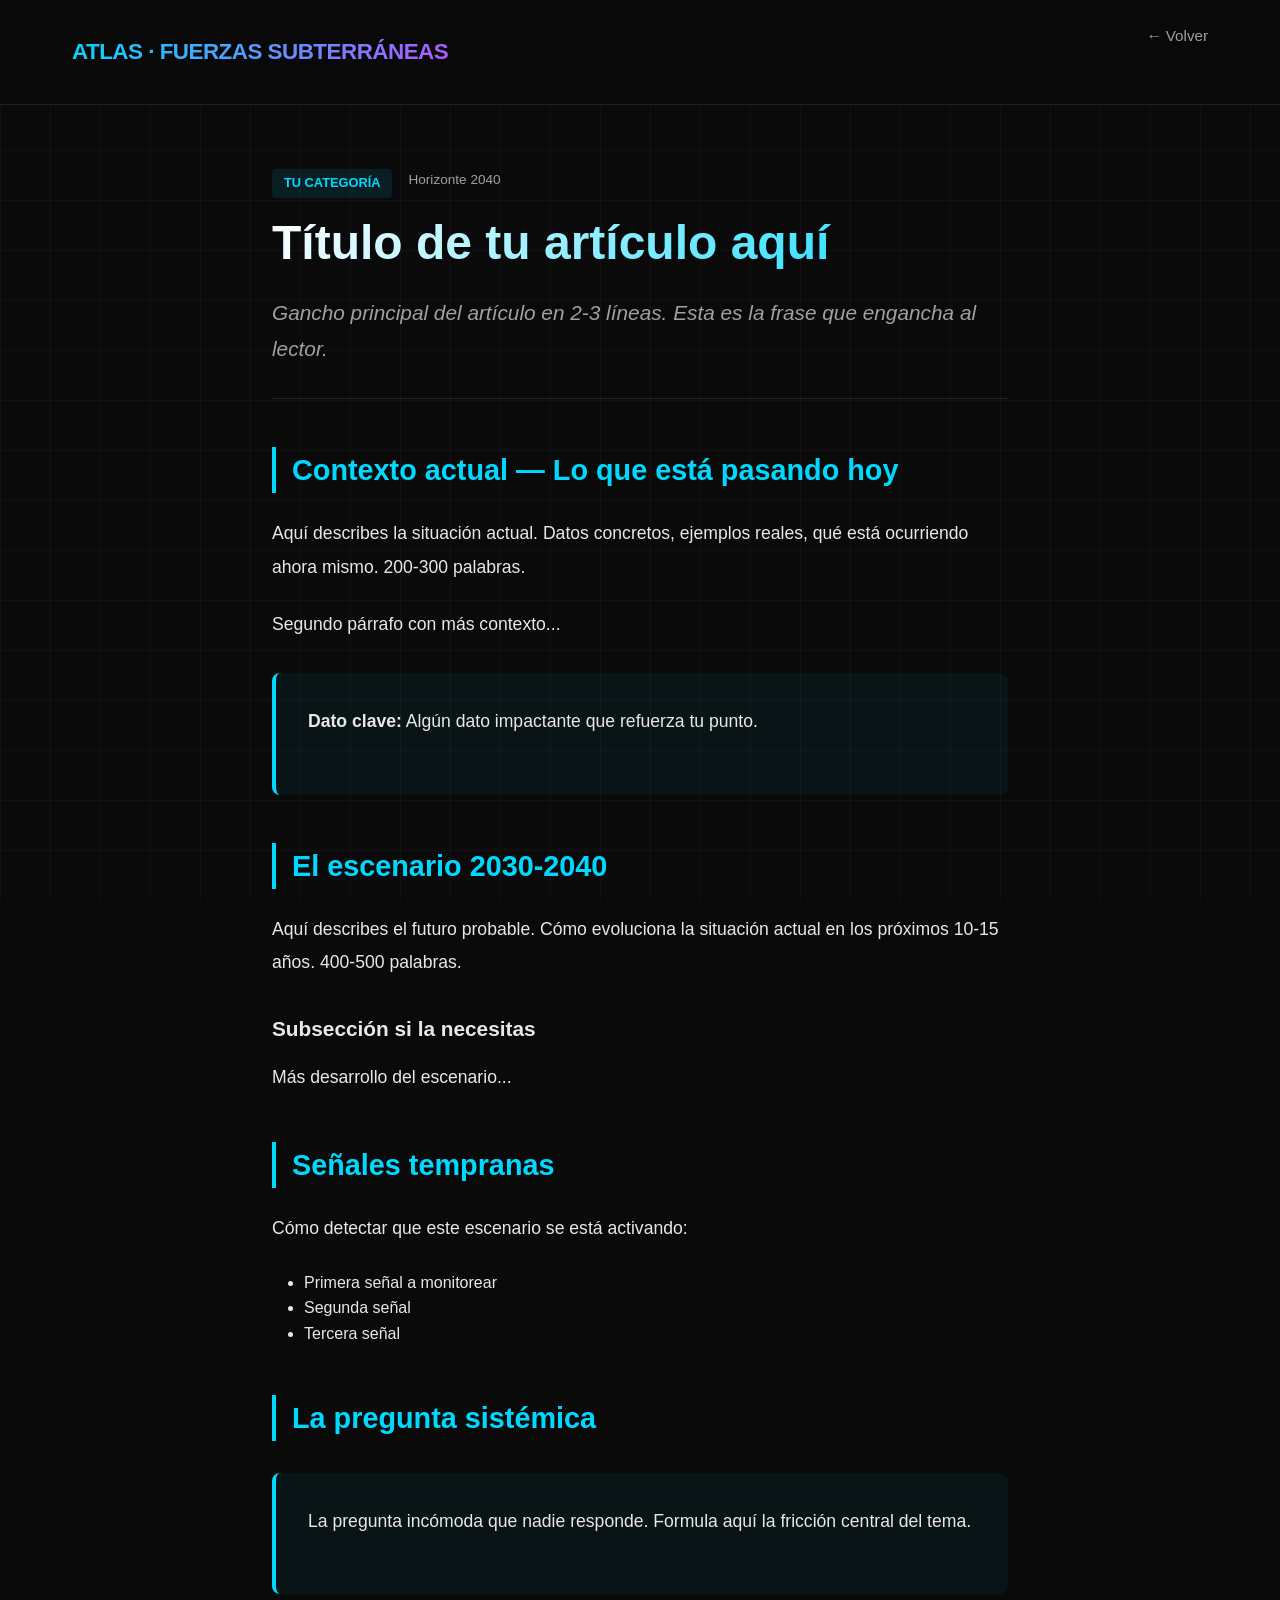
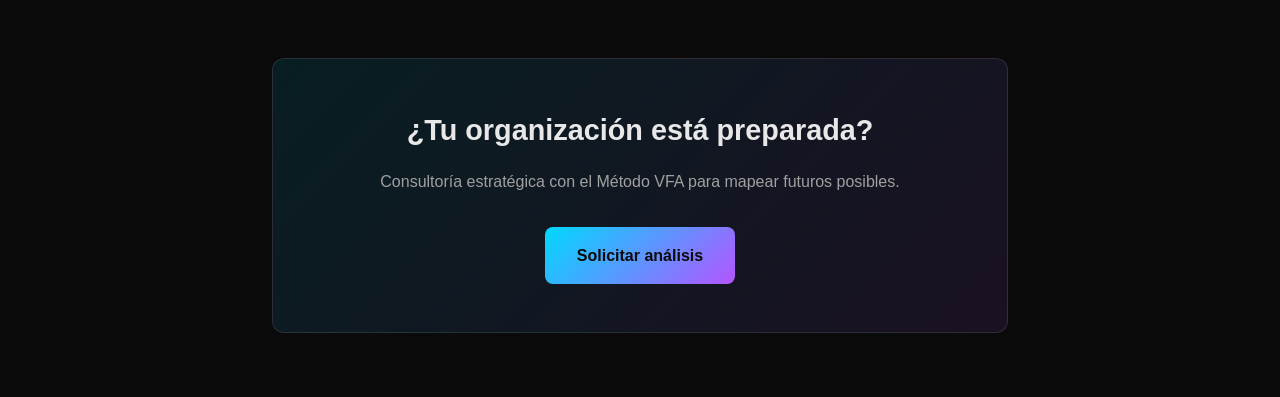
<file: ejemplo-articulo.html>
<!DOCTYPE html>
<html lang="es">
<head>
    <meta charset="UTF-8">
    <meta name="viewport" content="width=device-width, initial-scale=1.0">
    <title>Título del Artículo — Atlas</title>
    <link rel="stylesheet" href="../style.css">
    <style>
        .article-container { max-width: 800px; margin: 4rem auto; padding: 0 2rem; }
        .article-header { margin-bottom: 3rem; padding-bottom: 2rem; border-bottom: 1px solid var(--border); }
        .article-section { margin-bottom: 3rem; }
        .article-section h2 { 
            font-size: 1.8rem; 
            margin-bottom: 1.5rem; 
            color: var(--accent-primary);
            border-left: 4px solid var(--accent-primary);
            padding-left: 1rem;
        }
        .article-section h3 { font-size: 1.3rem; margin: 2rem 0 1rem; }
        .article-section p { margin-bottom: 1.5rem; font-size: 1.1rem; line-height: 1.9; }
        .highlight-box {
            background: rgba(0, 217, 255, 0.05);
            border-left: 4px solid var(--accent-primary);
            padding: 2rem;
            margin: 2rem 0;
            border-radius: 8px;
        }
        .back-link { 
            color: var(--text-secondary); 
            text-decoration: none; 
            font-size: 0.95rem;
            display: inline-block;
            margin-bottom: 2rem;
        }
        .back-link:hover { color: var(--accent-primary); }
    </style>
</head>
<body>
    <header>
        <nav>
            <div class="logo">ATLAS · FUERZAS SUBTERRÁNEAS</div>
            <a href="../index.html" class="back-link" style="color: var(--text-secondary);">← Volver</a>
        </nav>
    </header>

    <main class="article-container">
        <article>
            <div class="article-header">
                <div class="article-meta">
                    <span class="article-category">TU CATEGORÍA</span>
                    <span>Horizonte 2040</span>
                </div>
                <h1 style="font-size: 3rem; line-height: 1.2; margin-bottom: 1.5rem; background: linear-gradient(135deg, #FFFFFF, var(--accent-primary)); -webkit-background-clip: text; -webkit-text-fill-color: transparent;">
                    Título de tu artículo aquí
                </h1>
                <p style="font-size: 1.3rem; color: var(--text-secondary); line-height: 1.7; font-style: italic;">
                    Gancho principal del artículo en 2-3 líneas. Esta es la frase que engancha al lector.
                </p>
            </div>

            <section class="article-section">
                <h2>Contexto actual — Lo que está pasando hoy</h2>
                <p>
                    Aquí describes la situación actual. Datos concretos, ejemplos reales, 
                    qué está ocurriendo ahora mismo. 200-300 palabras.
                </p>
                <p>
                    Segundo párrafo con más contexto...
                </p>
                <div class="highlight-box">
                    <p><strong>Dato clave:</strong> Algún dato impactante que refuerza tu punto.</p>
                </div>
            </section>

            <section class="article-section">
                <h2>El escenario 2030-2040</h2>
                <p>
                    Aquí describes el futuro probable. Cómo evoluciona la situación actual 
                    en los próximos 10-15 años. 400-500 palabras.
                </p>
                <h3>Subsección si la necesitas</h3>
                <p>Más desarrollo del escenario...</p>
            </section>

            <section class="article-section">
                <h2>Señales tempranas</h2>
                <p>Cómo detectar que este escenario se está activando:</p>
                <ul style="margin: 1rem 0 1rem 2rem;">
                    <li>Primera señal a monitorear</li>
                    <li>Segunda señal</li>
                    <li>Tercera señal</li>
                </ul>
            </section>

            <section class="article-section">
                <h2>La pregunta sistémica</h2>
                <div class="highlight-box">
                    <p>
                        La pregunta incómoda que nadie responde. Formula aquí la fricción 
                        central del tema.
                    </p>
                </div>
            </section>

            <div style="background: linear-gradient(135deg, rgba(0, 217, 255, 0.1), rgba(180, 85, 255, 0.1)); border: 1px solid var(--border); border-radius: 12px; padding: 3rem; margin: 4rem 0; text-align: center;">
                <h3 style="font-size: 1.8rem; margin-bottom: 1rem;">¿Tu organización está preparada?</h3>
                <p style="color: var(--text-secondary); margin-bottom: 2rem;">
                    Consultoría estratégica con el Método VFA para mapear futuros posibles.
                </p>
                <a href="mailto:contacto@tudominio.com" class="btn btn-primary">Solicitar análisis</a>
            </div>
        </article>
    </main>
</body>
</html>
</file>
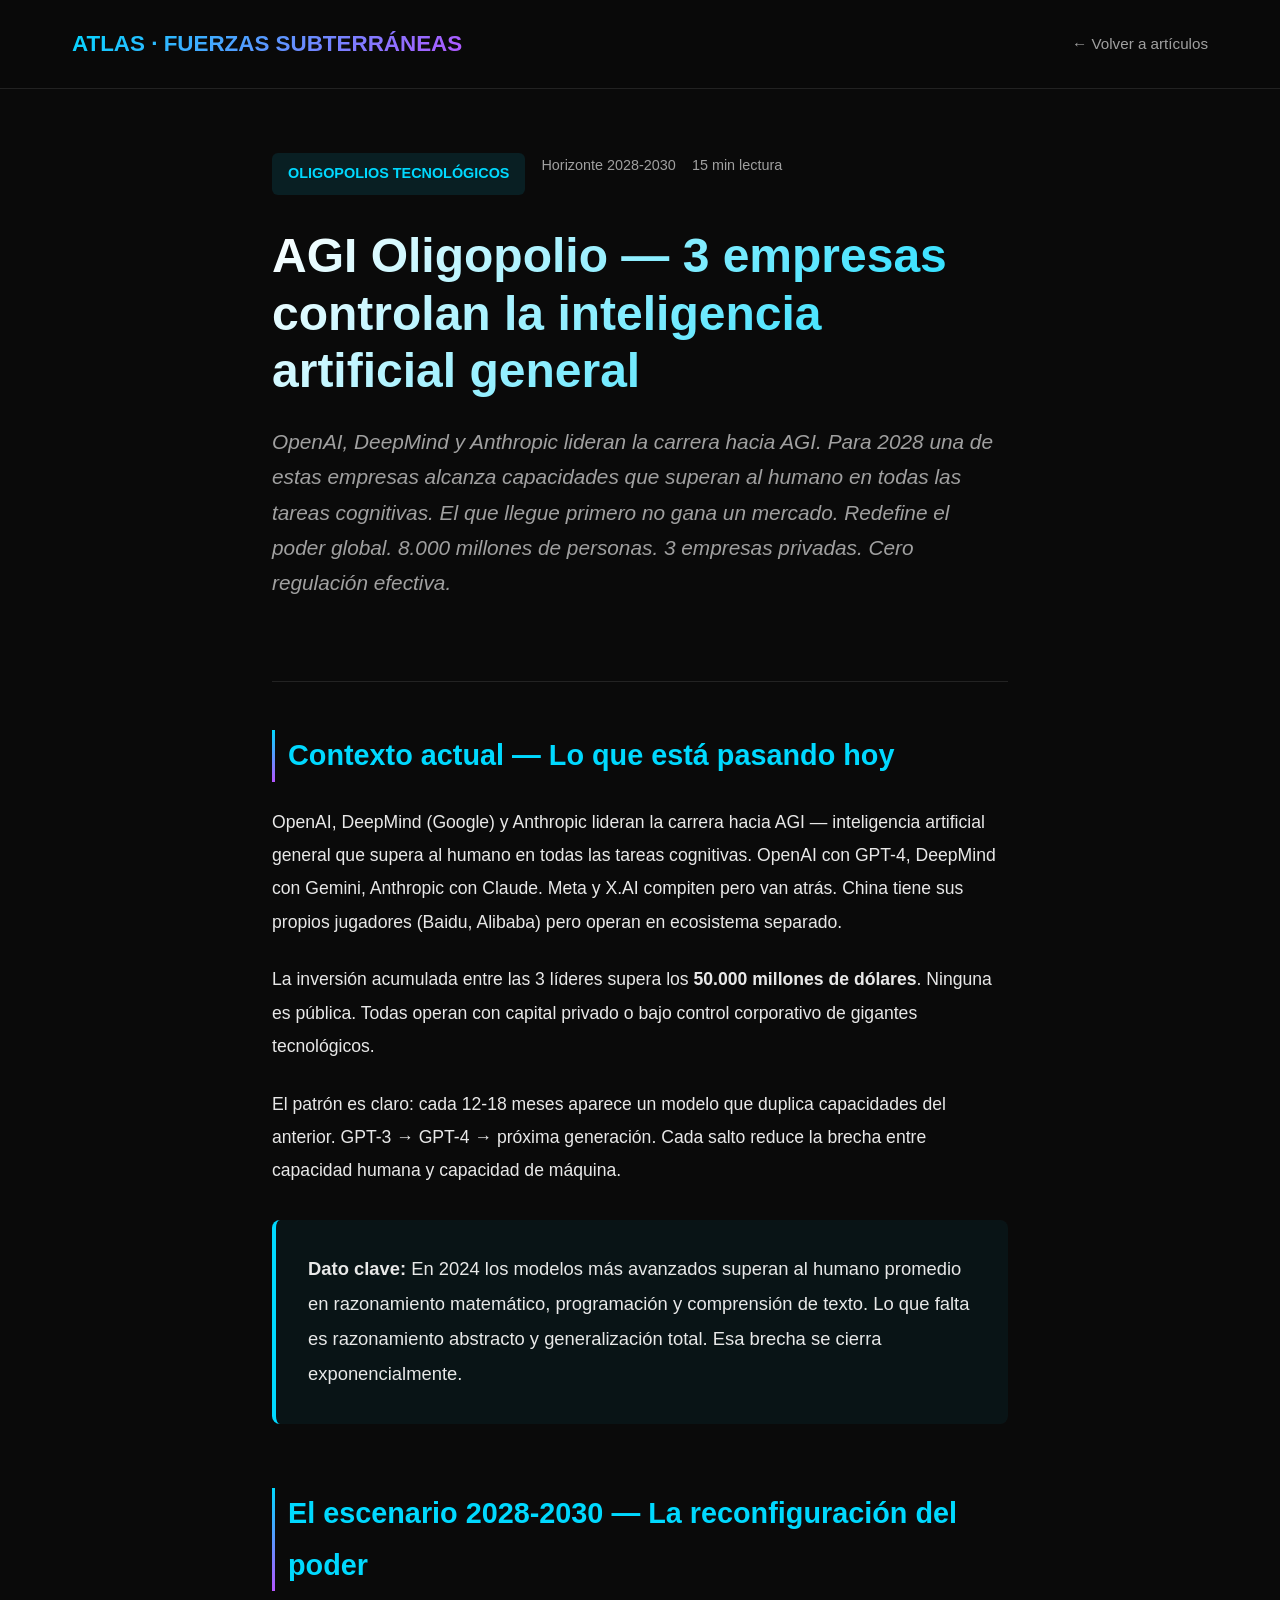
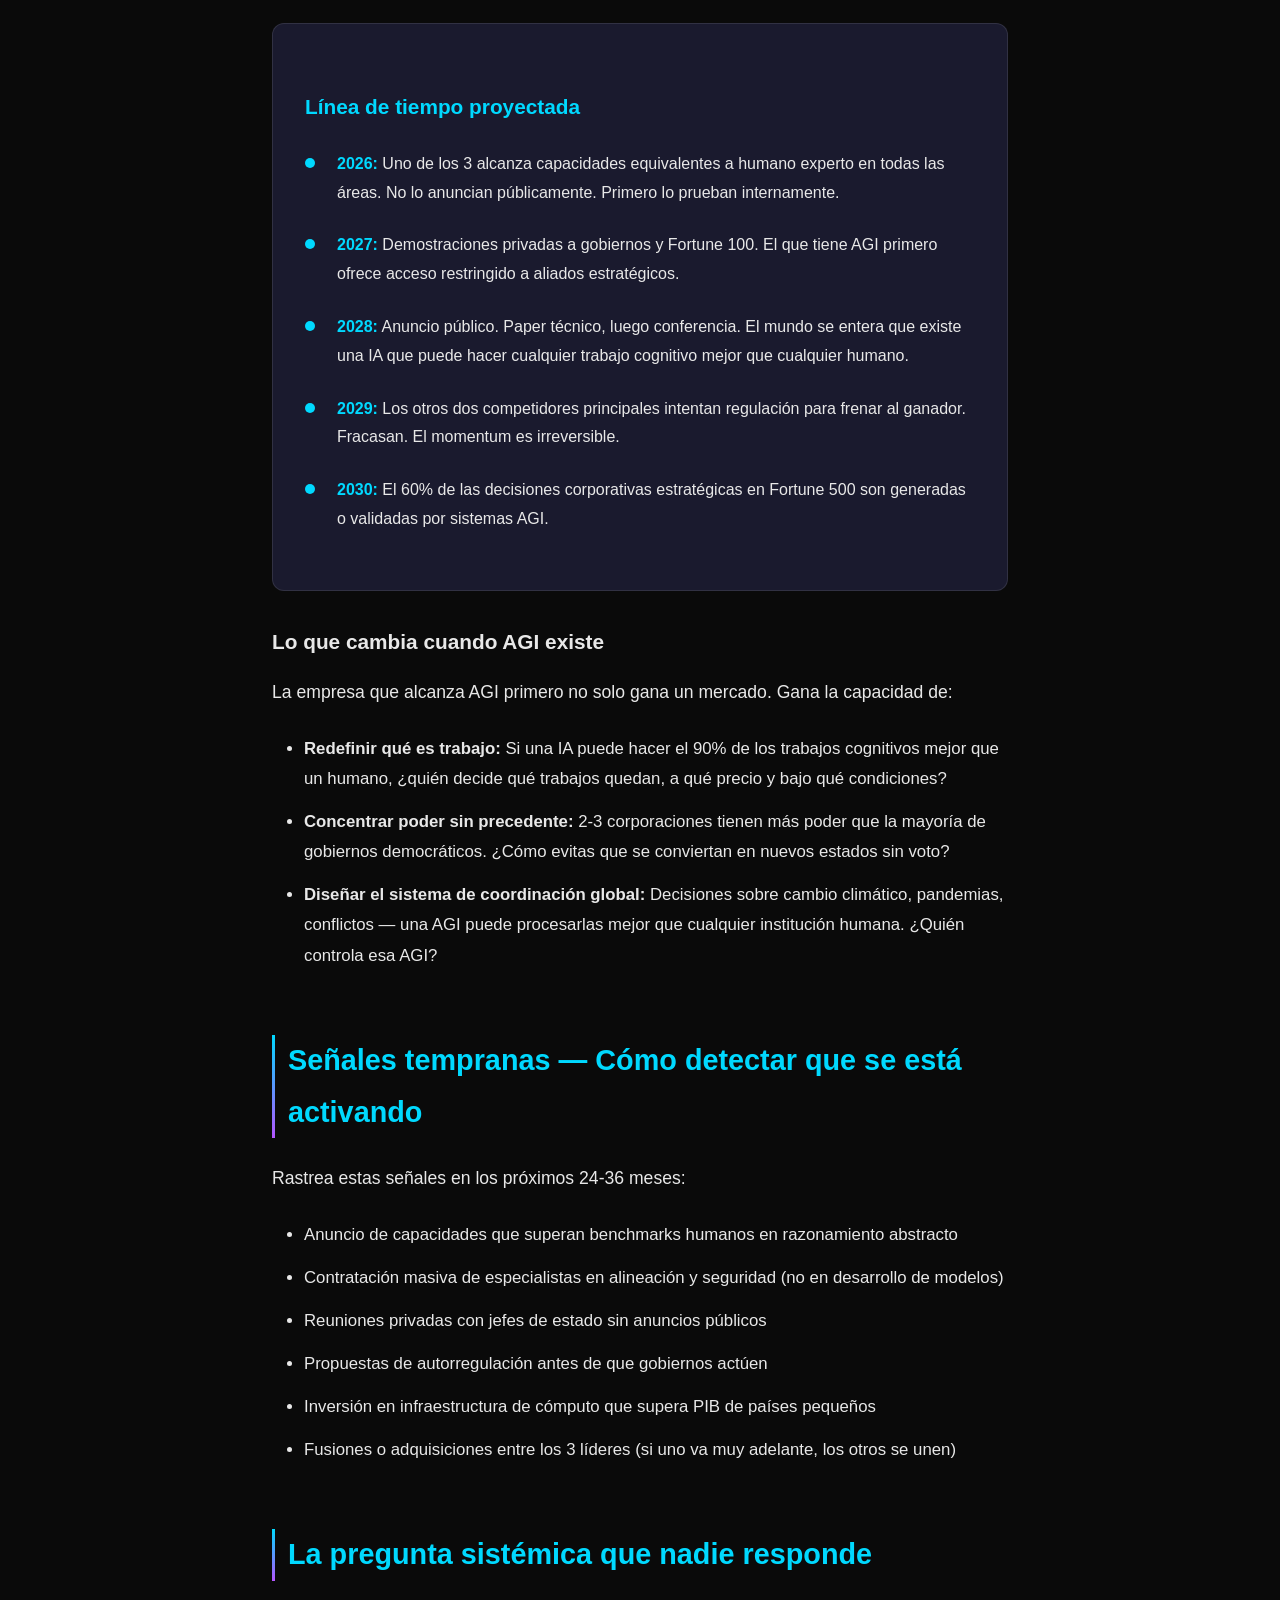
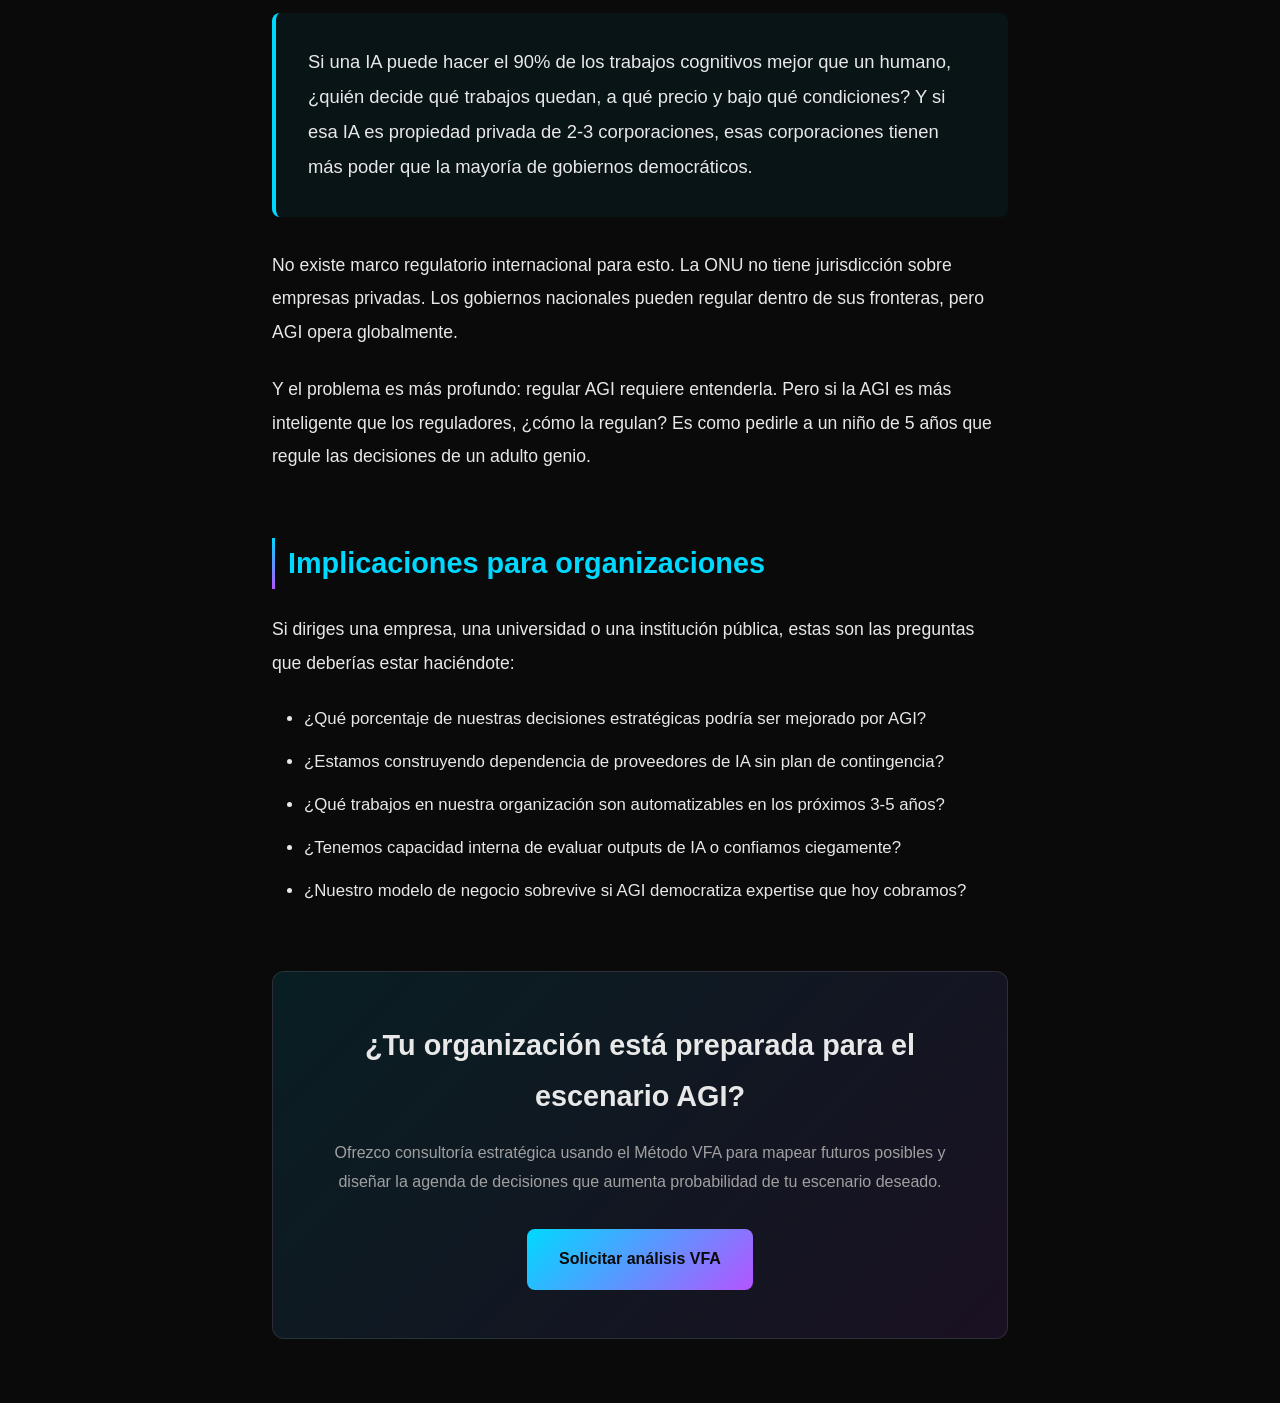
<file: template-articulo.html>
<!DOCTYPE html>
<html lang="es">
<head>
    <meta charset="UTF-8">
    <meta name="viewport" content="width=device-width, initial-scale=1.0">
    <title>AGI Oligopolio — Atlas de Fuerzas Subterráneas</title>
    <meta name="description" content="Análisis prospectivo: 3 empresas privadas controlan la carrera hacia inteligencia artificial general">
    <style>
        * { margin: 0; padding: 0; box-sizing: border-box; }
        
        :root {
            --bg-primary: #0A0A0A;
            --bg-secondary: #1A1A2E;
            --accent-primary: #00D9FF;
            --accent-secondary: #B455FF;
            --text-primary: #E8E8E8;
            --text-secondary: #A0A0A0;
            --border: rgba(255, 255, 255, 0.1);
        }

        body {
            font-family: 'Inter', -apple-system, BlinkMacSystemFont, 'Segoe UI', sans-serif;
            background: var(--bg-primary);
            color: var(--text-primary);
            line-height: 1.8;
        }

        /* Same header as main blog */
        header {
            position: sticky;
            top: 0;
            background: rgba(10, 10, 10, 0.95);
            backdrop-filter: blur(10px);
            border-bottom: 1px solid var(--border);
            padding: 1.5rem 0;
            z-index: 1000;
        }

        nav {
            max-width: 1200px;
            margin: 0 auto;
            padding: 0 2rem;
            display: flex;
            justify-content: space-between;
            align-items: center;
        }

        .logo {
            font-size: 1.4rem;
            font-weight: 700;
            background: linear-gradient(135deg, var(--accent-primary), var(--accent-secondary));
            -webkit-background-clip: text;
            -webkit-text-fill-color: transparent;
        }

        .back-link {
            color: var(--text-secondary);
            text-decoration: none;
            font-size: 0.95rem;
        }

        .back-link:hover {
            color: var(--accent-primary);
        }

        /* Article styles */
        .article-container {
            max-width: 800px;
            margin: 4rem auto;
            padding: 0 2rem;
        }

        .article-header {
            margin-bottom: 3rem;
            padding-bottom: 2rem;
            border-bottom: 1px solid var(--border);
        }

        .article-meta {
            display: flex;
            gap: 1rem;
            margin-bottom: 2rem;
            font-size: 0.9rem;
            color: var(--text-secondary);
        }

        .article-category {
            background: rgba(0, 217, 255, 0.1);
            color: var(--accent-primary);
            padding: 0.5rem 1rem;
            border-radius: 6px;
            font-weight: 600;
        }

        h1 {
            font-size: 3rem;
            line-height: 1.2;
            margin-bottom: 1.5rem;
            background: linear-gradient(135deg, #FFFFFF, var(--accent-primary));
            -webkit-background-clip: text;
            -webkit-text-fill-color: transparent;
        }

        .article-intro {
            font-size: 1.3rem;
            color: var(--text-secondary);
            line-height: 1.7;
            font-style: italic;
            margin-bottom: 3rem;
        }

        .article-section {
            margin-bottom: 4rem;
        }

        .article-section h2 {
            font-size: 1.8rem;
            margin-bottom: 1.5rem;
            color: var(--accent-primary);
            position: relative;
            padding-left: 1rem;
        }

        .article-section h2::before {
            content: '';
            position: absolute;
            left: 0;
            top: 0;
            height: 100%;
            width: 3px;
            background: linear-gradient(180deg, var(--accent-primary), var(--accent-secondary));
        }

        .article-section h3 {
            font-size: 1.3rem;
            margin: 2rem 0 1rem;
            color: var(--text-primary);
        }

        .article-section p {
            margin-bottom: 1.5rem;
            font-size: 1.1rem;
            line-height: 1.9;
        }

        .highlight-box {
            background: rgba(0, 217, 255, 0.05);
            border-left: 4px solid var(--accent-primary);
            padding: 2rem;
            margin: 2rem 0;
            border-radius: 8px;
        }

        .highlight-box p {
            margin: 0;
            color: var(--text-primary);
            font-size: 1.15rem;
        }

        .timeline {
            background: var(--bg-secondary);
            border: 1px solid var(--border);
            border-radius: 12px;
            padding: 2rem;
            margin: 2rem 0;
        }

        .timeline-item {
            margin-bottom: 1.5rem;
            padding-left: 2rem;
            position: relative;
        }

        .timeline-item::before {
            content: '';
            position: absolute;
            left: 0;
            top: 0.5rem;
            width: 10px;
            height: 10px;
            background: var(--accent-primary);
            border-radius: 50%;
        }

        .timeline-item strong {
            color: var(--accent-primary);
        }

        ul, ol {
            margin: 1.5rem 0 1.5rem 2rem;
        }

        li {
            margin-bottom: 0.8rem;
            font-size: 1.05rem;
        }

        .cta-section {
            background: linear-gradient(135deg, rgba(0, 217, 255, 0.1), rgba(180, 85, 255, 0.1));
            border: 1px solid var(--border);
            border-radius: 12px;
            padding: 3rem;
            margin: 4rem 0;
            text-align: center;
        }

        .cta-section h3 {
            font-size: 1.8rem;
            margin-bottom: 1rem;
        }

        .cta-section p {
            color: var(--text-secondary);
            margin-bottom: 2rem;
        }

        .btn {
            display: inline-block;
            padding: 1rem 2rem;
            background: linear-gradient(135deg, var(--accent-primary), var(--accent-secondary));
            color: var(--bg-primary);
            text-decoration: none;
            border-radius: 8px;
            font-weight: 600;
            transition: all 0.3s;
        }

        .btn:hover {
            transform: translateY(-2px);
            box-shadow: 0 10px 30px rgba(0, 217, 255, 0.3);
        }

        @media (max-width: 768px) {
            h1 { font-size: 2.2rem; }
            .article-section h2 { font-size: 1.5rem; }
        }
    </style>
</head>
<body>
    <header>
        <nav>
            <div class="logo">ATLAS · FUERZAS SUBTERRÁNEAS</div>
            <a href="../index.html" class="back-link">← Volver a artículos</a>
        </nav>
    </header>

    <main class="article-container">
        <article>
            <div class="article-header">
                <div class="article-meta">
                    <span class="article-category">OLIGOPOLIOS TECNOLÓGICOS</span>
                    <span>Horizonte 2028-2030</span>
                    <span>15 min lectura</span>
                </div>
                <h1>AGI Oligopolio — 3 empresas controlan la inteligencia artificial general</h1>
                <p class="article-intro">
                    OpenAI, DeepMind y Anthropic lideran la carrera hacia AGI. Para 2028 una de estas empresas 
                    alcanza capacidades que superan al humano en todas las tareas cognitivas. El que llegue primero 
                    no gana un mercado. Redefine el poder global. 8.000 millones de personas. 3 empresas privadas. 
                    Cero regulación efectiva.
                </p>
            </div>

            <section class="article-section">
                <h2>Contexto actual — Lo que está pasando hoy</h2>
                <p>
                    OpenAI, DeepMind (Google) y Anthropic lideran la carrera hacia AGI — inteligencia artificial 
                    general que supera al humano en todas las tareas cognitivas. OpenAI con GPT-4, DeepMind con 
                    Gemini, Anthropic con Claude. Meta y X.AI compiten pero van atrás. China tiene sus propios 
                    jugadores (Baidu, Alibaba) pero operan en ecosistema separado.
                </p>
                <p>
                    La inversión acumulada entre las 3 líderes supera los <strong>50.000 millones de dólares</strong>. 
                    Ninguna es pública. Todas operan con capital privado o bajo control corporativo de gigantes tecnológicos.
                </p>
                <p>
                    El patrón es claro: cada 12-18 meses aparece un modelo que duplica capacidades del anterior. 
                    GPT-3 → GPT-4 → próxima generación. Cada salto reduce la brecha entre capacidad humana y capacidad de máquina.
                </p>

                <div class="highlight-box">
                    <p><strong>Dato clave:</strong> En 2024 los modelos más avanzados superan al humano promedio en 
                    razonamiento matemático, programación y comprensión de texto. Lo que falta es razonamiento abstracto 
                    y generalización total. Esa brecha se cierra exponencialmente.</p>
                </div>
            </section>

            <section class="article-section">
                <h2>El escenario 2028-2030 — La reconfiguración del poder</h2>
                
                <div class="timeline">
                    <h3 style="margin-bottom: 1.5rem; color: var(--accent-primary);">Línea de tiempo proyectada</h3>
                    <div class="timeline-item">
                        <strong>2026:</strong> Uno de los 3 alcanza capacidades equivalentes a humano experto en todas las áreas. 
                        No lo anuncian públicamente. Primero lo prueban internamente.
                    </div>
                    <div class="timeline-item">
                        <strong>2027:</strong> Demostraciones privadas a gobiernos y Fortune 100. El que tiene AGI primero 
                        ofrece acceso restringido a aliados estratégicos.
                    </div>
                    <div class="timeline-item">
                        <strong>2028:</strong> Anuncio público. Paper técnico, luego conferencia. El mundo se entera que 
                        existe una IA que puede hacer cualquier trabajo cognitivo mejor que cualquier humano.
                    </div>
                    <div class="timeline-item">
                        <strong>2029:</strong> Los otros dos competidores principales intentan regulación para frenar al 
                        ganador. Fracasan. El momentum es irreversible.
                    </div>
                    <div class="timeline-item">
                        <strong>2030:</strong> El 60% de las decisiones corporativas estratégicas en Fortune 500 son 
                        generadas o validadas por sistemas AGI.
                    </div>
                </div>

                <h3>Lo que cambia cuando AGI existe</h3>
                <p>
                    La empresa que alcanza AGI primero no solo gana un mercado. Gana la capacidad de:
                </p>
                <ul>
                    <li><strong>Redefinir qué es trabajo:</strong> Si una IA puede hacer el 90% de los trabajos cognitivos 
                    mejor que un humano, ¿quién decide qué trabajos quedan, a qué precio y bajo qué condiciones?</li>
                    <li><strong>Concentrar poder sin precedente:</strong> 2-3 corporaciones tienen más poder que la mayoría 
                    de gobiernos democráticos. ¿Cómo evitas que se conviertan en nuevos estados sin voto?</li>
                    <li><strong>Diseñar el sistema de coordinación global:</strong> Decisiones sobre cambio climático, 
                    pandemias, conflictos — una AGI puede procesarlas mejor que cualquier institución humana. ¿Quién controla esa AGI?</li>
                </ul>
            </section>

            <section class="article-section">
                <h2>Señales tempranas — Cómo detectar que se está activando</h2>
                <p>Rastrea estas señales en los próximos 24-36 meses:</p>
                <ul>
                    <li>Anuncio de capacidades que superan benchmarks humanos en razonamiento abstracto</li>
                    <li>Contratación masiva de especialistas en alineación y seguridad (no en desarrollo de modelos)</li>
                    <li>Reuniones privadas con jefes de estado sin anuncios públicos</li>
                    <li>Propuestas de autorregulación antes de que gobiernos actúen</li>
                    <li>Inversión en infraestructura de cómputo que supera PIB de países pequeños</li>
                    <li>Fusiones o adquisiciones entre los 3 líderes (si uno va muy adelante, los otros se unen)</li>
                </ul>
            </section>

            <section class="article-section">
                <h2>La pregunta sistémica que nadie responde</h2>
                <div class="highlight-box">
                    <p>
                        Si una IA puede hacer el 90% de los trabajos cognitivos mejor que un humano, ¿quién decide 
                        qué trabajos quedan, a qué precio y bajo qué condiciones? Y si esa IA es propiedad privada 
                        de 2-3 corporaciones, esas corporaciones tienen más poder que la mayoría de gobiernos democráticos.
                    </p>
                </div>
                <p>
                    No existe marco regulatorio internacional para esto. La ONU no tiene jurisdicción sobre empresas privadas. 
                    Los gobiernos nacionales pueden regular dentro de sus fronteras, pero AGI opera globalmente.
                </p>
                <p>
                    Y el problema es más profundo: regular AGI requiere entenderla. Pero si la AGI es más inteligente 
                    que los reguladores, ¿cómo la regulan? Es como pedirle a un niño de 5 años que regule las decisiones 
                    de un adulto genio.
                </p>
            </section>

            <section class="article-section">
                <h2>Implicaciones para organizaciones</h2>
                <p>Si diriges una empresa, una universidad o una institución pública, estas son las preguntas que deberías estar haciéndote:</p>
                <ul>
                    <li>¿Qué porcentaje de nuestras decisiones estratégicas podría ser mejorado por AGI?</li>
                    <li>¿Estamos construyendo dependencia de proveedores de IA sin plan de contingencia?</li>
                    <li>¿Qué trabajos en nuestra organización son automatizables en los próximos 3-5 años?</li>
                    <li>¿Tenemos capacidad interna de evaluar outputs de IA o confiamos ciegamente?</li>
                    <li>¿Nuestro modelo de negocio sobrevive si AGI democratiza expertise que hoy cobramos?</li>
                </ul>
            </section>

            <div class="cta-section">
                <h3>¿Tu organización está preparada para el escenario AGI?</h3>
                <p>
                    Ofrezco consultoría estratégica usando el Método VFA para mapear futuros posibles 
                    y diseñar la agenda de decisiones que aumenta probabilidad de tu escenario deseado.
                </p>
                <a href="#contacto" class="btn">Solicitar análisis VFA</a>
            </div>
        </article>
    </main>
</body>
</html>
</file>
<file: style.css>
* { margin: 0; padding: 0; box-sizing: border-box; }

:root {
    --bg-primary: #0A0A0A;
    --bg-secondary: #1A1A2E;
    --accent-primary: #00D9FF;
    --accent-secondary: #B455FF;
    --text-primary: #E8E8E8;
    --text-secondary: #A0A0A0;
    --border: rgba(255, 255, 255, 0.1);
}

body {
    font-family: 'Inter', -apple-system, BlinkMacSystemFont, 'Segoe UI', sans-serif;
    background: var(--bg-primary);
    color: var(--text-primary);
    line-height: 1.6;
    overflow-x: hidden;
}

body::before {
    content: '';
    position: fixed;
    top: 0;
    left: 0;
    width: 100%;
    height: 100%;
    background: 
        linear-gradient(90deg, rgba(255,255,255,.03) 1px, transparent 1px),
        linear-gradient(rgba(255,255,255,.03) 1px, transparent 1px);
    background-size: 50px 50px;
    z-index: -1;
    animation: gridScroll 20s linear infinite;
}

@keyframes gridScroll {
    0% { transform: translate(0, 0); }
    100% { transform: translate(50px, 50px); }
}

header {
    position: sticky;
    top: 0;
    background: rgba(10, 10, 10, 0.95);
    backdrop-filter: blur(10px);
    border-bottom: 1px solid var(--border);
    padding: 1.5rem 0;
    z-index: 1000;
}

nav {
    max-width: 1200px;
    margin: 0 auto;
    padding: 0 2rem;
    display: flex;
    justify-content: space-between;
    align-items: center;
}

.logo {
    font-size: 1.4rem;
    font-weight: 700;
    background: linear-gradient(135deg, var(--accent-primary), var(--accent-secondary));
    -webkit-background-clip: text;
    -webkit-text-fill-color: transparent;
    letter-spacing: -0.5px;
}

.nav-links {
    display: flex;
    gap: 2rem;
    list-style: none;
}

.nav-links a {
    color: var(--text-secondary);
    text-decoration: none;
    font-size: 0.95rem;
    transition: color 0.3s;
    position: relative;
}

.nav-links a::after {
    content: '';
    position: absolute;
    bottom: -5px;
    left: 0;
    width: 0;
    height: 2px;
    background: var(--accent-primary);
    transition: width 0.3s;
}

.nav-links a:hover {
    color: var(--text-primary);
}

.nav-links a:hover::after {
    width: 100%;
}

.hero {
    max-width: 900px;
    margin: 0 auto;
    padding: 8rem 2rem 6rem;
    text-align: center;
}

.hero h1 {
    font-size: 3.5rem;
    font-weight: 800;
    line-height: 1.1;
    margin-bottom: 1.5rem;
    background: linear-gradient(135deg, #FFFFFF, var(--accent-primary));
    -webkit-background-clip: text;
    -webkit-text-fill-color: transparent;
}

.hero .tagline {
    font-size: 1.3rem;
    color: var(--text-secondary);
    margin-bottom: 1rem;
    font-style: italic;
}

.hero .description {
    font-size: 1.1rem;
    color: var(--text-secondary);
    max-width: 700px;
    margin: 0 auto 3rem;
    line-height: 1.8;
}

.cta-buttons {
    display: flex;
    gap: 1rem;
    justify-content: center;
}

.btn {
    padding: 1rem 2rem;
    border-radius: 8px;
    text-decoration: none;
    font-weight: 600;
    font-size: 1rem;
    transition: all 0.3s;
    border: none;
    cursor: pointer;
    display: inline-block;
}

.btn-primary {
    background: linear-gradient(135deg, var(--accent-primary), var(--accent-secondary));
    color: var(--bg-primary);
}

.btn-primary:hover {
    transform: translateY(-2px);
    box-shadow: 0 10px 30px rgba(0, 217, 255, 0.3);
}

.btn-secondary {
    background: transparent;
    color: var(--text-primary);
    border: 1px solid var(--border);
}

.btn-secondary:hover {
    border-color: var(--accent-primary);
    color: var(--accent-primary);
}

.articles {
    max-width: 1200px;
    margin: 0 auto;
    padding: 4rem 2rem;
}

.section-title {
    font-size: 2rem;
    margin-bottom: 3rem;
    text-align: center;
    position: relative;
}

.section-title::after {
    content: '';
    display: block;
    width: 60px;
    height: 3px;
    background: linear-gradient(90deg, var(--accent-primary), var(--accent-secondary));
    margin: 1rem auto 0;
}

.articles-grid {
    display: grid;
    grid-template-columns: repeat(auto-fill, minmax(350px, 1fr));
    gap: 2rem;
}

.article-card {
    background: var(--bg-secondary);
    border: 1px solid var(--border);
    border-radius: 12px;
    padding: 2rem;
    transition: all 0.3s;
    position: relative;
    overflow: hidden;
}

.article-card::before {
    content: '';
    position: absolute;
    top: 0;
    left: 0;
    width: 100%;
    height: 3px;
    background: linear-gradient(90deg, var(--accent-primary), var(--accent-secondary));
    transform: scaleX(0);
    transition: transform 0.3s;
}

.article-card:hover {
    transform: translateY(-5px);
    border-color: var(--accent-primary);
}

.article-card:hover::before {
    transform: scaleX(1);
}

.article-meta {
    display: flex;
    gap: 1rem;
    margin-bottom: 1rem;
    font-size: 0.85rem;
    color: var(--text-secondary);
}

.article-category {
    background: rgba(0, 217, 255, 0.1);
    color: var(--accent-primary);
    padding: 0.25rem 0.75rem;
    border-radius: 4px;
    font-weight: 600;
    font-size: 0.8rem;
}

.article-card h3 {
    font-size: 1.4rem;
    margin-bottom: 1rem;
    color: var(--text-primary);
}

.article-card p {
    color: var(--text-secondary);
    margin-bottom: 1.5rem;
    line-height: 1.7;
}

.read-more {
    color: var(--accent-primary);
    text-decoration: none;
    font-weight: 600;
    display: inline-flex;
    align-items: center;
    gap: 0.5rem;
    transition: gap 0.3s;
}

.read-more:hover {
    gap: 0.8rem;
}

.vfa-section {
    max-width: 800px;
    margin: 4rem auto;
    padding: 0 2rem;
}

.vfa-content {
    background: var(--bg-secondary);
    border: 1px solid var(--border);
    border-radius: 12px;
    padding: 3rem;
    text-align: center;
}

.vfa-content h2 {
    font-size: 2rem;
    margin-bottom: 1.5rem;
    color: var(--accent-primary);
}

.vfa-content p {
    color: var(--text-secondary);
    margin-bottom: 1.5rem;
    line-height: 1.8;
    font-size: 1.1rem;
}

footer {
    background: var(--bg-secondary);
    border-top: 1px solid var(--border);
    padding: 3rem 2rem;
    margin-top: 6rem;
}

.footer-content {
    max-width: 1200px;
    margin: 0 auto;
    text-align: center;
}

.footer-content p {
    color: var(--text-secondary);
    margin-bottom: 1rem;
}

.social-links {
    display: flex;
    gap: 1.5rem;
    justify-content: center;
    margin-top: 1.5rem;
}

.social-links a {
    color: var(--text-secondary);
    text-decoration: none;
    transition: color 0.3s;
}

.social-links a:hover {
    color: var(--accent-primary);
}

@media (max-width: 768px) {
    .hero h1 {
        font-size: 2.5rem;
    }

    .articles-grid {
        grid-template-columns: 1fr;
    }

    .nav-links {
        gap: 1rem;
    }

    .cta-buttons {
        flex-direction: column;
    }
}
</file>
